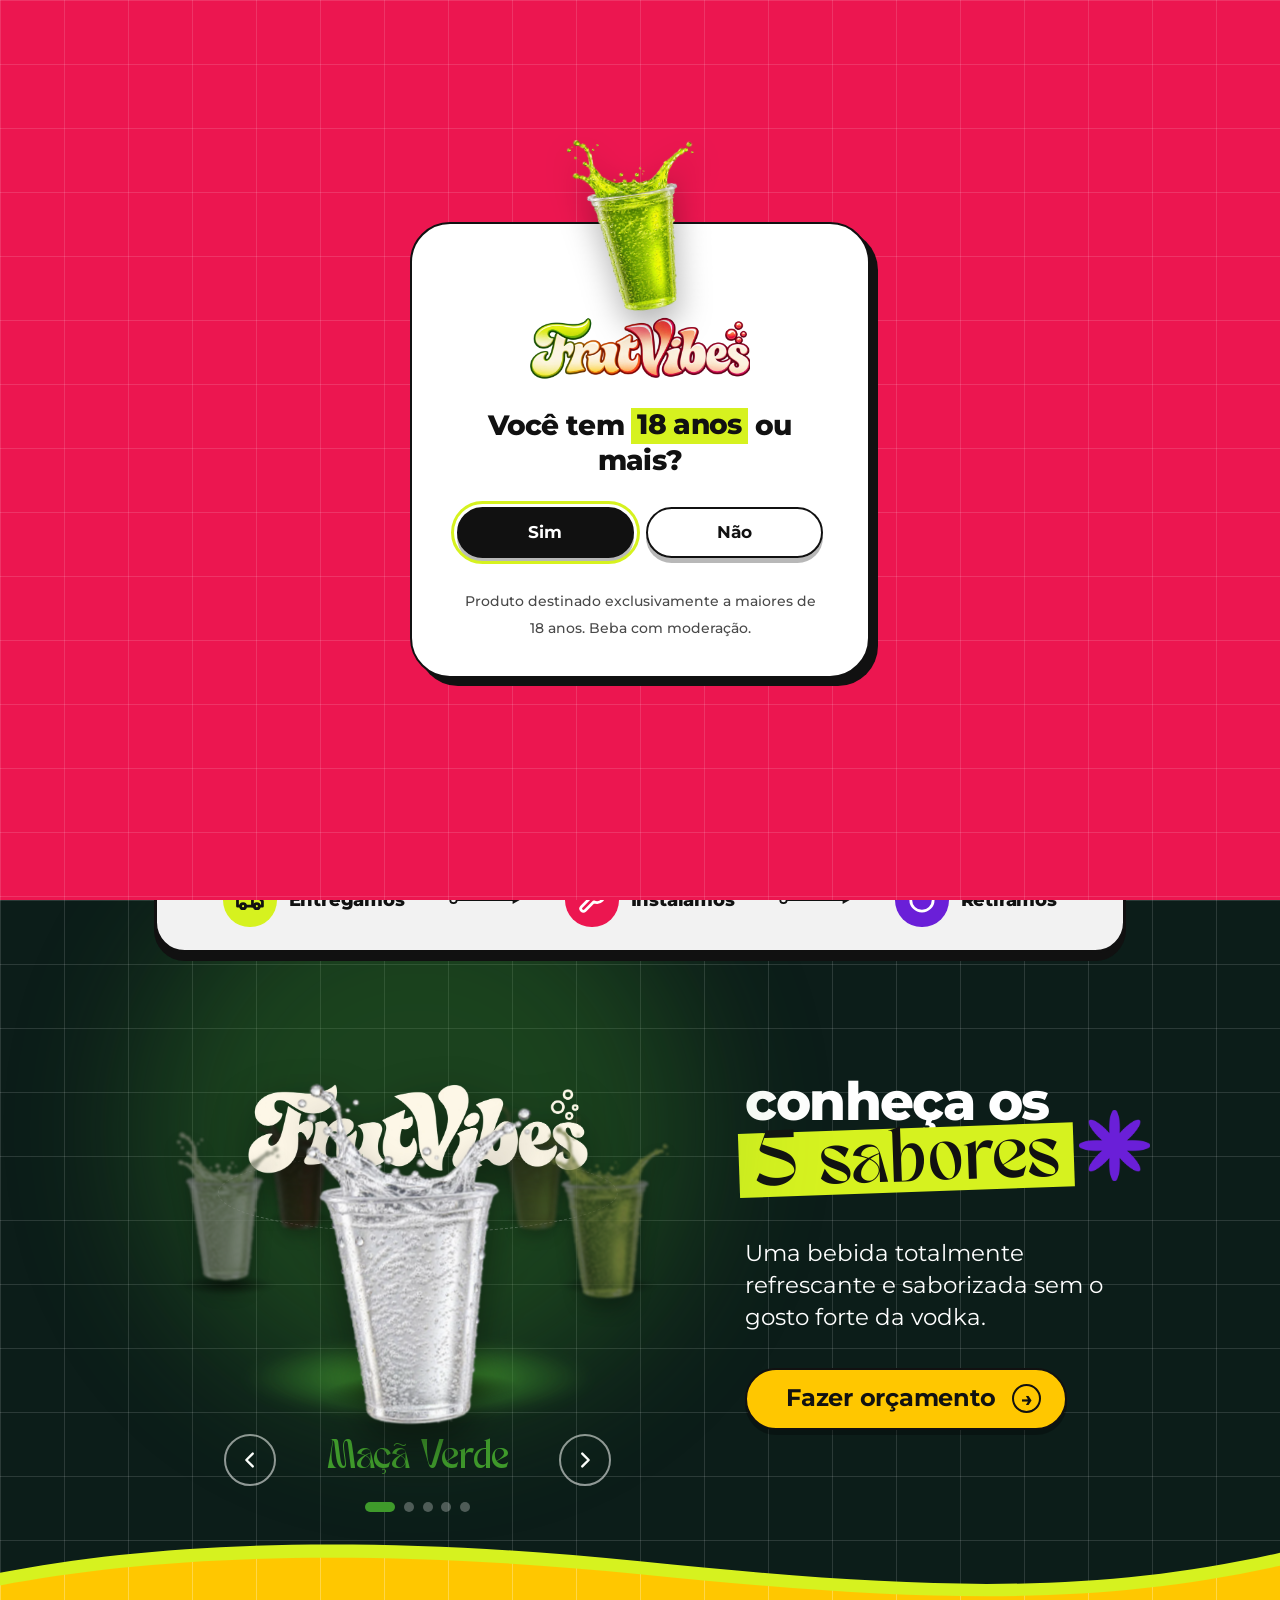
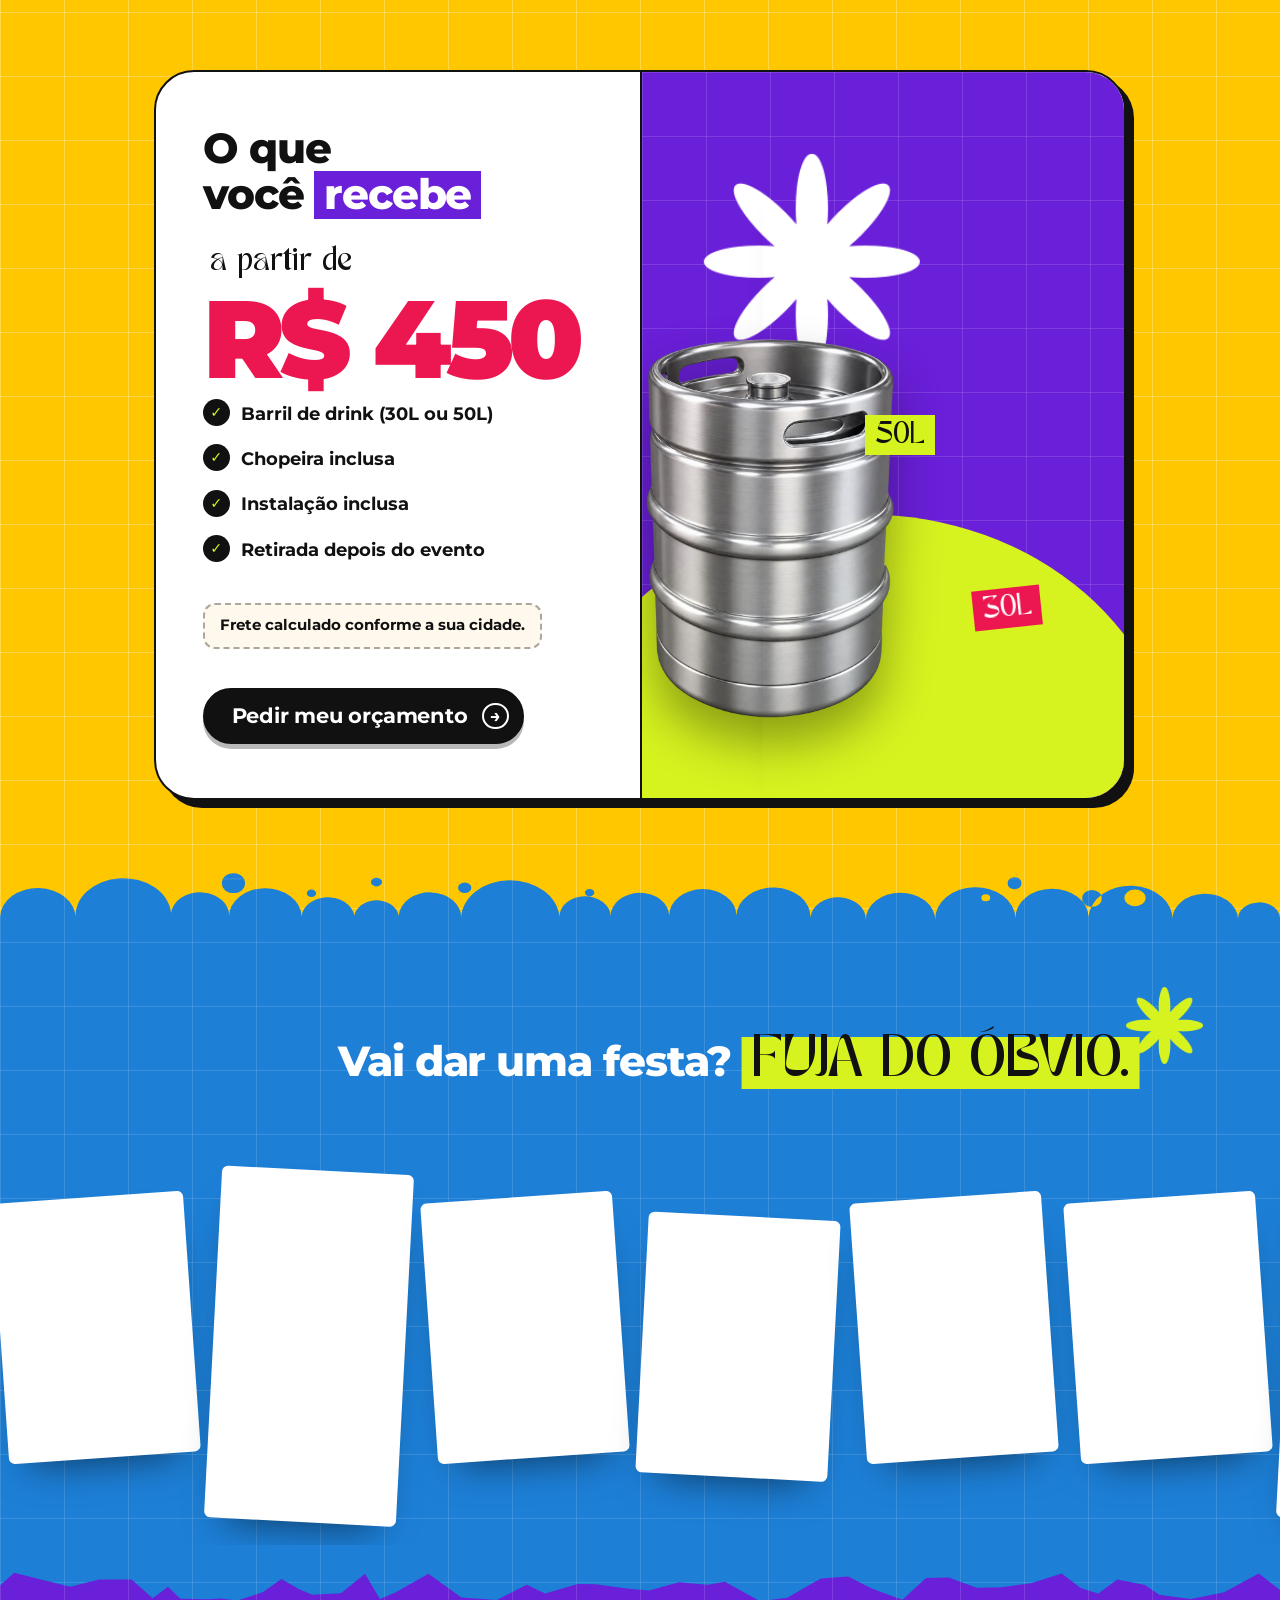
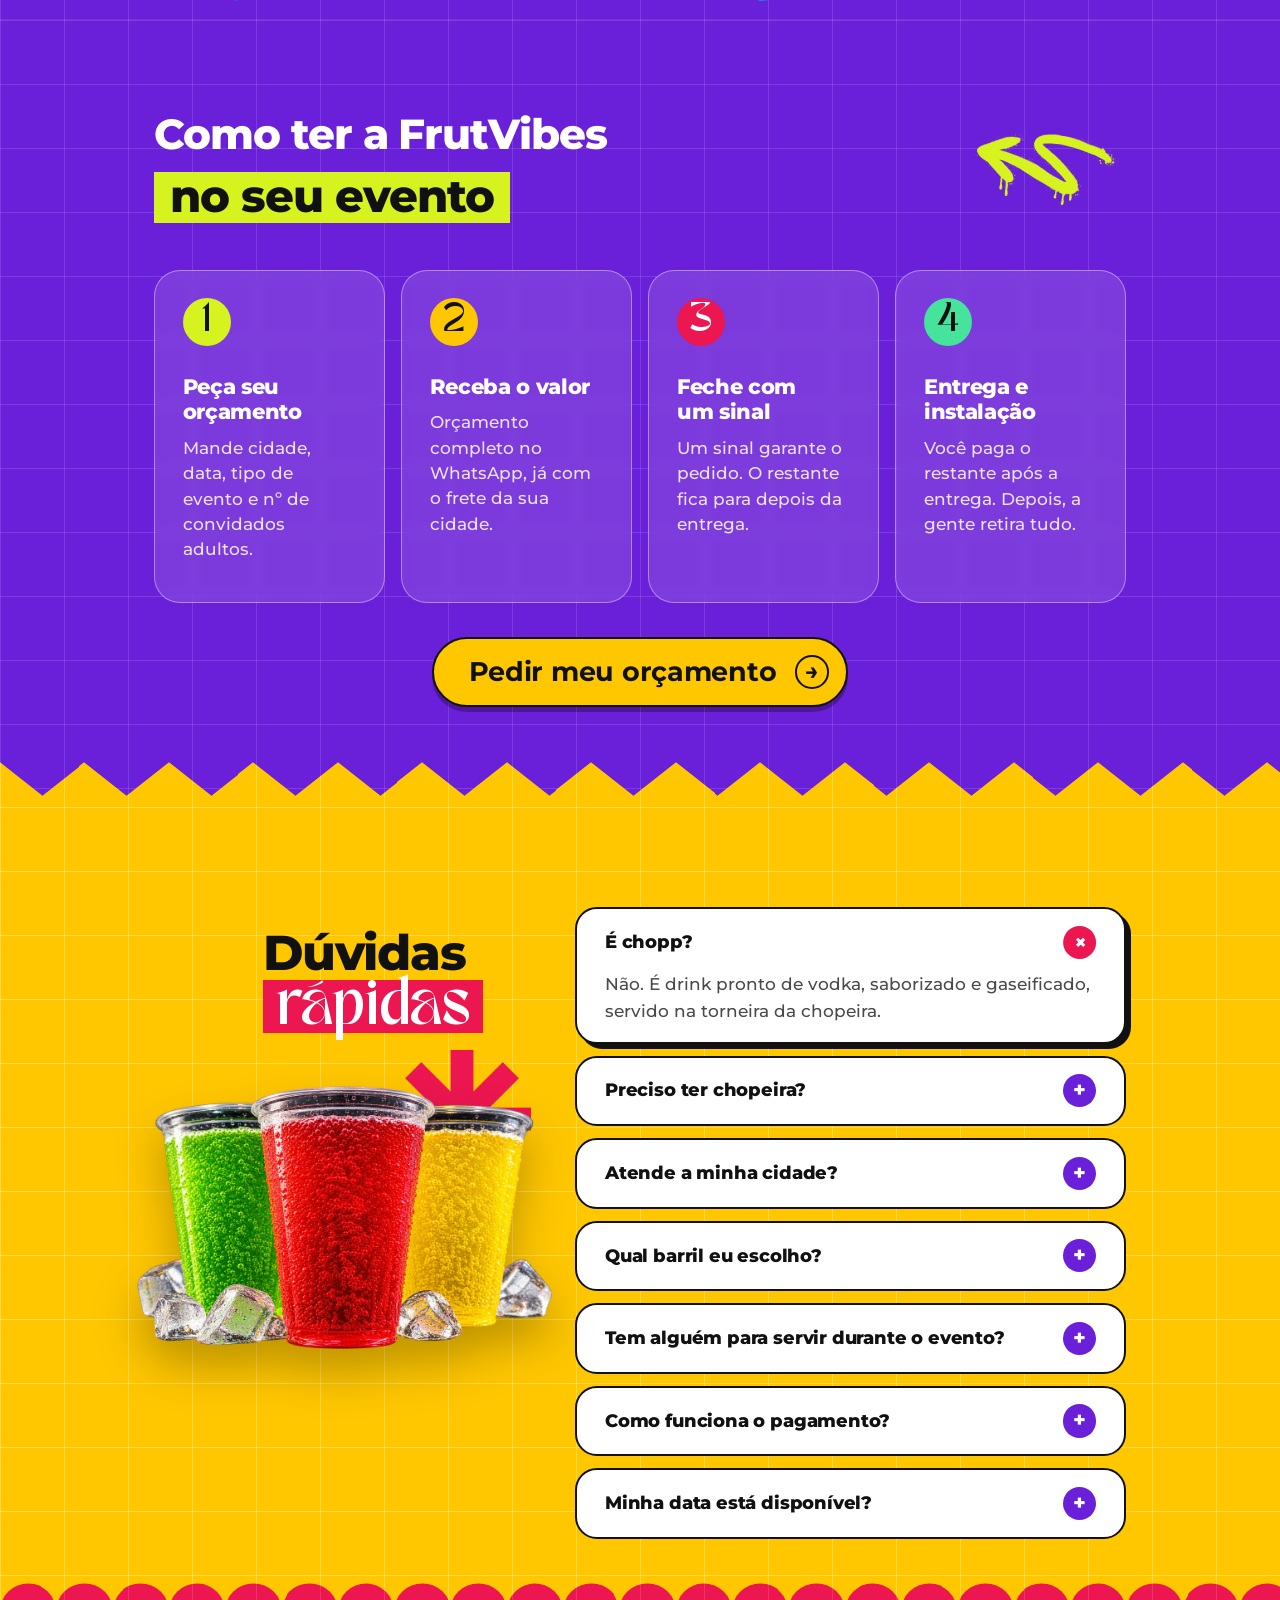
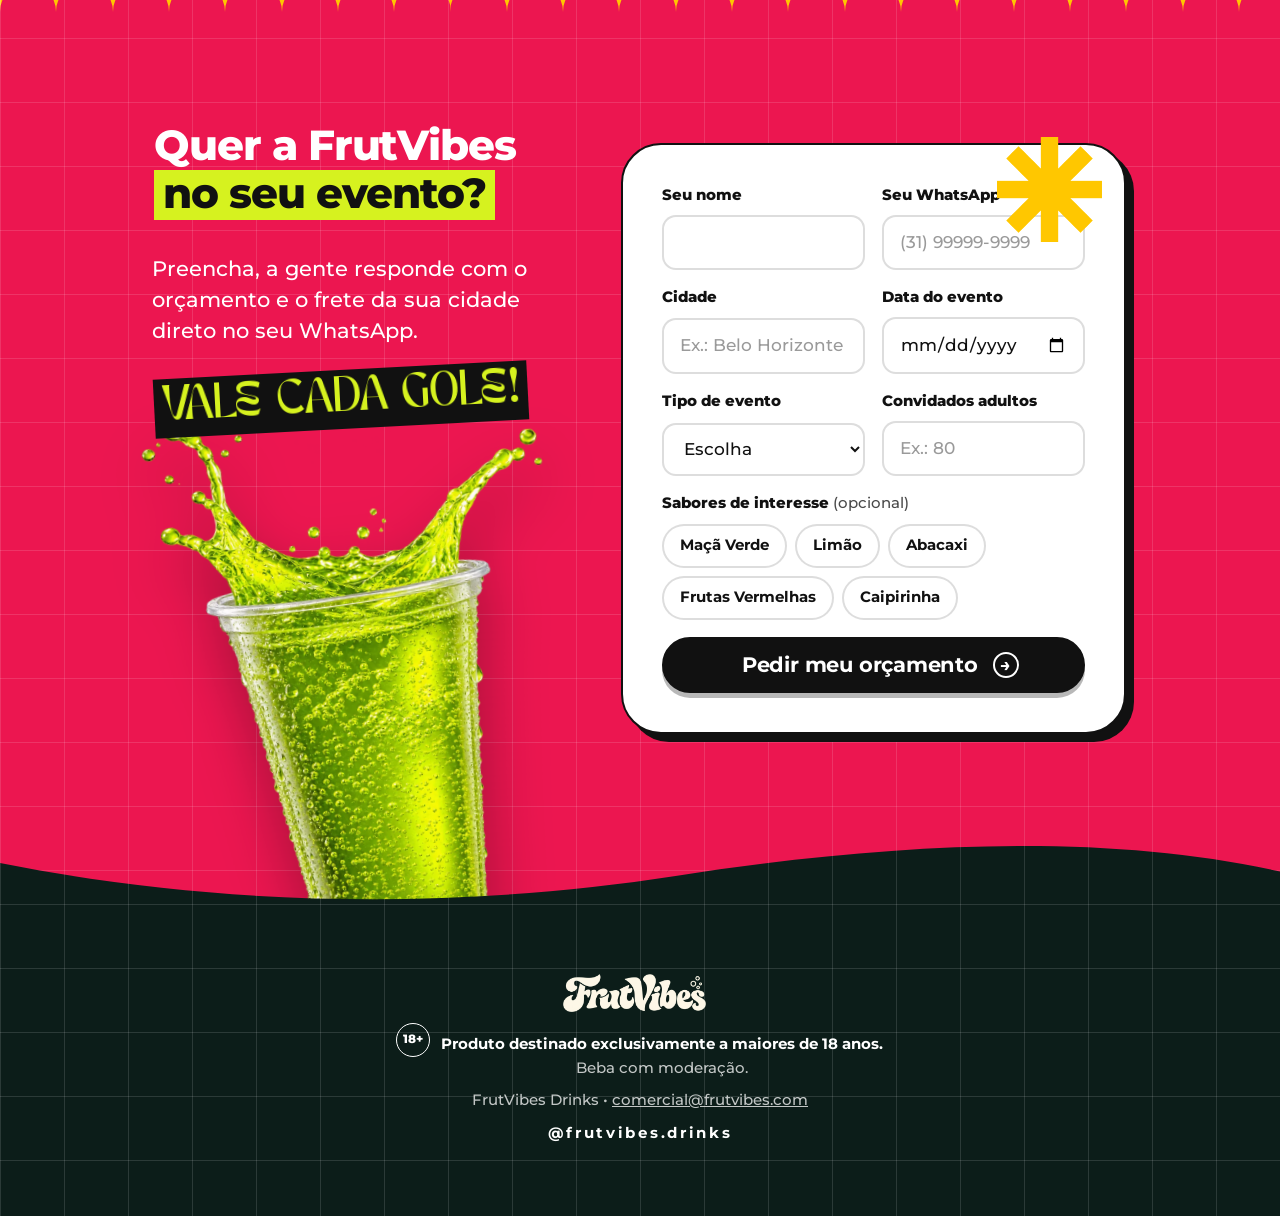
<file: index.html>
<!doctype html>
<html lang="pt-BR">
<head>
<meta charset="utf-8">
<meta name="viewport" content="width=device-width, initial-scale=1">
<title>FrutVibes | Drink de vodka na chopeira para o seu evento em Minas Gerais</title>
<meta name="description" content="Drink de vodka pronto, saborizado e gaseificado, servido na torneira da chopeira. A gente entrega, instala e retira. A partir de R$ 450. Atendemos toda Minas Gerais.">
<meta name="theme-color" content="#EC1650">
<meta property="og:type" content="website">
<meta property="og:locale" content="pt_BR">
<meta property="og:title" content="Drink de vodka na chopeira para o seu evento | FrutVibes">
<meta property="og:description" content="A gente entrega, instala e retira. Barril de 30L ou 50L com chopeira inclusa, a partir de R$ 450. Toda Minas Gerais.">
<meta property="og:image" content="assets/img/chopeira-splash-verde.webp">
<link rel="icon" href="favicon.ico" sizes="48x48">
<link rel="icon" href="assets/img/favicon-96.png" type="image/png" sizes="96x96">
<link rel="preconnect" href="https://fonts.googleapis.com">
<link rel="preconnect" href="https://fonts.gstatic.com" crossorigin>
<link rel="stylesheet" href="https://fonts.googleapis.com/css2?family=Montserrat:wght@400;500;600;700;800;900&display=swap">
<link rel="stylesheet" href="assets/css/lp.css?v=20261113a">
<link rel="preload" as="image" href="assets/img/copo-splash-limao.webp" fetchpriority="high">
<script>document.documentElement.classList.add('js')</script>
</head>
<body>
<!--
  Página pronta para o editor visual (/editor-lp):
  - toda parte editável tem um nome único em data-lp-id (texto, trecho com outra fonte, imagem, botão, enfeite, efeito);
  - cada seção tem o fundo separado: [seção]-fundo (cor + quadriculado) e, dentro dele, [seção]-bolhas (efeito gaseificado);
    clique no espaço vazio da seção para escolher as bolhas; Esc sobe para o fundo;
  - animações de entrada em data-lp-anim (subir, descer, esquerda, direita, zoom, aparecer).
-->

<svg data-lp-id="simbolos" width="0" height="0" style="position:absolute" aria-hidden="true">
  <defs>
    <symbol id="i-brilho" viewBox="0 0 40 40"><path fill="currentColor" d="M20 0c1.6 10.4 9.6 18.4 20 20-10.4 1.6-18.4 9.6-20 20-1.6-10.4-9.6-18.4-20-20C10.4 18.4 18.4 10.4 20 0z"/></symbol>
    <symbol id="i-enviar" viewBox="0 0 24 24"><g fill="none" stroke="currentColor" stroke-width="2" stroke-linecap="round" stroke-linejoin="round"><path d="M22 2 11 13"/><path d="M22 2 15 22l-4-9-9-4z"/></g></symbol>
    <symbol id="i-entrega" viewBox="0 0 24 24"><g fill="none" stroke="currentColor" stroke-width="2.2" stroke-linecap="round" stroke-linejoin="round"><path d="M4.5 17H2V5h12v12"/><path d="M8.5 17h7"/><path d="M14 9h4l4 4v4h-2.5"/><circle cx="6.5" cy="17" r="2"/><circle cx="17.5" cy="17" r="2"/></g></symbol>
    <symbol id="i-instala" viewBox="0 0 24 24"><g fill="none" stroke="currentColor" stroke-width="2.2" stroke-linecap="round" stroke-linejoin="round"><path d="M14.7 6.3a1 1 0 0 0 0 1.4l1.6 1.6a1 1 0 0 0 1.4 0l3.77-3.77a6 6 0 0 1-7.94 7.94l-6.91 6.91a2.12 2.12 0 0 1-3-3l6.91-6.91a6 6 0 0 1 7.94-7.94l-3.76 3.76z"/></g></symbol>
    <symbol id="i-retira" viewBox="0 0 24 24"><g fill="none" stroke="currentColor" stroke-width="2.2" stroke-linecap="round" stroke-linejoin="round"><path d="M3 12a9 9 0 1 0 9-9 9.75 9.75 0 0 0-6.74 2.74L3 8"/><path d="M3 3v5h5"/></g></symbol>
    <symbol id="i-seta" viewBox="0 0 80 12"><circle cx="5" cy="6" r="3.6" fill="none" stroke="currentColor" stroke-width="2"/><path d="M9 6h64" stroke="currentColor" stroke-width="2"/><path d="M71 1.5L79 6l-8 4.5z" fill="currentColor"/></symbol>
  </defs>
</svg>

<!-- ENTRADA DO SITE -->
<div class="idade" id="idade" data-lp-id="idade" role="dialog" aria-modal="true" aria-labelledby="idade-titulo" hidden>
  <div class="idade__caixa" data-lp-id="idade-caixa">
    <img class="idade__copo" data-lp-id="idade-copo" src="assets/img/splash-verde.webp" width="995" height="1420" alt="">
    <picture data-lp-id="idade-logo-imagem">
      <source media="(max-width: 768px)" srcset="assets/img/logo-preta.webp" width="1000" height="263">
      <img class="idade__logo" data-lp-id="idade-logo" src="assets/img/logo-tropical.webp" width="720" height="240" alt="FrutVibes">
    </picture>
    <p class="idade__titulo" id="idade-titulo" data-lp-id="idade-titulo"><span>Você tem</span> <span class="marca">18 anos<span class="marca__forma" data-lp-forma data-lp-id="idade-titulo-forma" aria-hidden="true"></span></span> <span>ou mais?</span></p>
    <div class="idade__acoes">
      <button class="btn" type="button" data-idade="sim" data-lp-id="idade-sim">Sim</button>
      <button class="btn btn--linha" type="button" data-idade="nao" data-lp-id="idade-nao">Não</button>
    </div>
    <p class="idade__nao" data-lp-id="idade-recusa" hidden>Este site é destinado exclusivamente a maiores de 18 anos.</p>
    <small data-lp-id="idade-aviso">Produto destinado exclusivamente a maiores de 18 anos. Beba com moderação.</small>
  </div>
</div>

<header class="topo" data-lp-id="topo">
  <nav class="wrap topo__in" data-lp-id="topo-barra" aria-label="Topo">
    <a class="topo__logo" href="#topo" aria-label="FrutVibes"><img data-lp-id="topo-logo" src="assets/img/logo-creme.webp" width="1000" height="263" alt="FrutVibes"></a>
    <a class="btn btn--sm btn--lima" data-lp-id="topo-botao" href="#orcamento">Pedir orçamento<span class="btn__seta" data-lp-forma data-lp-id="topo-botao-seta" aria-hidden="true">→</span></a>
  </nav>
</header>

<main id="topo">

  <!-- HERO -->
  <section class="hero" data-lp-id="hero">
    <div class="fundo fundo--rosa" data-lp-id="hero-fundo" aria-hidden="true"><div class="gas" data-lp-id="hero-bolhas"></div></div>
    <div class="wrap hero__grid">
      <div class="hero__texto">
        <h1 data-lp-id="hero-titulo"><span class="hero__marca serif">Drink de vodka<span class="marca__forma" data-lp-forma data-lp-id="hero-titulo-forma" aria-hidden="true"></span></span> <span>na chopeira para o seu evento.</span></h1>
        <p class="hero__lead" data-lp-id="hero-texto">Uma bebida saborizada, gaseificada, com 5 sabores e pronta para servir direto da chopeira.</p>
        <a class="btn btn--g" data-lp-id="hero-botao" href="#orcamento">Pedir orçamento<span class="btn__seta" data-lp-forma data-lp-id="hero-botao-seta" aria-hidden="true">→</span></a>
      </div>
      <div class="hero__copos" data-lp-id="hero-copos" aria-hidden="true">
        <span class="hero__sombra" data-lp-id="hero-sombra"></span>
        <span class="deco memphis memphis--asterisco hero__asterisco gira" data-lp-id="hero-asterisco"></span>
        <svg class="deco hero__brilho hero__brilho--1" data-lp-id="hero-brilho-1"><use href="#i-brilho"/></svg>
        <svg class="deco hero__brilho hero__brilho--2" data-lp-id="hero-brilho-2"><use href="#i-brilho"/></svg>
        <img class="hero__copo hero__copo--e" data-lp-id="hero-copo-vermelho" src="assets/img/copo-splash-frutas-vermelhas.webp" width="619" height="900" alt="">
        <img class="hero__copo hero__copo--d" data-lp-id="hero-copo-amarelo" src="assets/img/copo-splash-abacaxi.webp" width="614" height="900" alt="">
        <span class="hero__frente" data-lp-id="hero-copo-verde-flutua"><img class="hero__copo hero__copo--c" data-lp-id="hero-copo-verde" src="assets/img/copo-splash-limao.webp" width="619" height="900" alt="" fetchpriority="high"></span>
        <span class="selo hero__selo" data-lp-id="hero-selo">
          <svg data-lp-id="hero-selo-desenho" viewBox="0 0 120 120">
            <defs>
              <filter id="gasto" x="0" y="0" width="100%" height="100%">
                <feTurbulence type="fractalNoise" baseFrequency="1.4" numOctaves="1" seed="4" result="ruido"/>
                <feColorMatrix in="ruido" type="matrix" values="0 0 0 0 0  0 0 0 0 0  0 0 0 0 0  0 0 0 -9 6.4" result="buracos"/>
                <feComposite in="SourceGraphic" in2="buracos" operator="in"/>
              </filter>
            </defs>
            <g filter="url(#gasto)">
              <circle cx="60" cy="60" r="55" fill="none" stroke="#fff" stroke-width="4.5"/>
              <circle cx="60" cy="60" r="47" fill="none" stroke="#fff" stroke-width="1.6"/>
              <rect x="1" y="47.5" width="118" height="25" rx="2" fill="#fff"/>
              <text x="60" y="65" text-anchor="middle" font-family="Montserrat, sans-serif" font-weight="900" font-size="13" textLength="96" lengthAdjust="spacingAndGlyphs" fill="#EC1650">GASEIFICADA</text>
              <path fill="#fff" d="M60 25l2.2 4.6 5 .6-3.7 3.4 1 5-4.5-2.5-4.5 2.5 1-5-3.7-3.4 5-.6zM41 31l1.3 2.7 3 .4-2.2 2 .6 3-2.7-1.5-2.7 1.5.6-3-2.2-2 3-.4zM79 31l1.3 2.7 3 .4-2.2 2 .6 3-2.7-1.5-2.7 1.5.6-3-2.2-2 3-.4z"/>
              <path d="M38 84h44M45 91h30" stroke="#fff" stroke-width="2.6" stroke-linecap="round"/>
            </g>
          </svg>
        </span>
      </div>
    </div>
  </section>

  <!-- ENTREGAMOS / INSTALAMOS / RETIRAMOS -->
  <ol class="etapas wrap" data-lp-id="etapas" aria-label="Como funciona">
    <li data-lp-id="etapa-1"><span data-lp-forma class="etapas__bola etapas__bola--lima" data-lp-id="etapa-1-bola"><svg class="etapas__icone" data-lp-forma data-lp-id="etapa-1-icone" viewBox="0 0 24 24" aria-hidden="true"><use href="#i-entrega"/></svg></span><span>Entregamos</span></li>
    <li class="etapas__seta" data-lp-id="etapa-seta-1" aria-hidden="true"><svg data-lp-id="etapa-seta-1-desenho" viewBox="0 0 80 12"><use href="#i-seta"/></svg></li>
    <li data-lp-id="etapa-2"><span data-lp-forma class="etapas__bola etapas__bola--rosa" data-lp-id="etapa-2-bola"><svg class="etapas__icone" data-lp-forma data-lp-id="etapa-2-icone" viewBox="0 0 24 24" aria-hidden="true"><use href="#i-instala"/></svg></span><span>Instalamos</span></li>
    <li class="etapas__seta" data-lp-id="etapa-seta-2" aria-hidden="true"><svg data-lp-id="etapa-seta-2-desenho" viewBox="0 0 80 12"><use href="#i-seta"/></svg></li>
    <li data-lp-id="etapa-3"><span data-lp-forma class="etapas__bola etapas__bola--roxo" data-lp-id="etapa-3-bola"><svg class="etapas__icone" data-lp-forma data-lp-id="etapa-3-icone" viewBox="0 0 24 24" aria-hidden="true"><use href="#i-retira"/></svg></span><span>Retiramos</span></li>
  </ol>

  <!-- OS 5 SABORES -->
  <section class="secao secao--escura secao--sabores" data-lp-id="sabores" aria-labelledby="t-sabores">
    <div class="fundo fundo--escuro" data-lp-id="sabores-fundo" aria-hidden="true"><div class="gas" data-lp-id="sabores-bolhas"></div></div>
    <div class="divisao divisao--onda divisao--lima divisao--liso divisao--atras" data-lp-id="sabores-divisao-faixa" aria-hidden="true"></div>
    <div class="divisao divisao--onda divisao--amarelo divisao--forte" data-lp-id="sabores-divisao-onda" aria-hidden="true"></div>
    <div class="wrap sabores-split">
      <span class="deco memphis memphis--flor gira sabores__flor" data-lp-id="sabores-flor" aria-hidden="true"></span>
      <h2 id="t-sabores" class="sabores-split__titulo" data-lp-id="sabores-titulo" data-lp-anim="subir"><span class="sabores-split__pre">conheça os</span> <span class="serif marca">5 sabores<span class="marca__forma" data-lp-forma data-lp-id="sabores-titulo-forma" aria-hidden="true"></span></span></h2>
      <div class="orbita" data-orbita data-lp-id="sabores-orbita" data-lp-anim="subir">
        <div class="orbita__palco">
          <span class="orbita__brilho" data-lp-id="sabores-orbita-brilho" aria-hidden="true"></span>
          <span class="orbita__anel" data-lp-id="sabores-orbita-anel" aria-hidden="true"></span>
          <span class="orbita__foco" data-lp-id="sabores-orbita-foco" aria-hidden="true"></span>
          <img class="orbita__logo" data-lp-id="sabores-orbita-logo" src="assets/img/logo-creme.webp" width="1000" height="263" alt="" aria-hidden="true" loading="lazy" decoding="async">
          <ul class="sabores">
            <li data-lp-id="sabor-1" style="--c:#3F9A2B"><span class="sabores__img"><span class="sabores__base" data-lp-id="sabor-1-base" aria-hidden="true"></span><img data-lp-id="sabor-1-foto" src="assets/img/copo-splash-soda.webp" width="614" height="900" alt="Copo de FrutVibes Maçã Verde" loading="lazy" decoding="async"></span><h3 data-lp-id="sabor-1-nome">Maçã Verde</h3></li>
            <li data-lp-id="sabor-2" style="--c:#B4D236"><span class="sabores__img"><span class="sabores__base" data-lp-id="sabor-2-base" aria-hidden="true"></span><img data-lp-id="sabor-2-foto" src="assets/img/copo-splash-limao.webp" width="619" height="900" alt="Copo de FrutVibes Limão" loading="lazy" decoding="async"></span><h3 data-lp-id="sabor-2-nome">Limão</h3></li>
            <li data-lp-id="sabor-3" style="--c:#FFC700"><span class="sabores__img"><span class="sabores__base" data-lp-id="sabor-3-base" aria-hidden="true"></span><img data-lp-id="sabor-3-foto" src="assets/img/copo-splash-abacaxi.webp" width="614" height="900" alt="Copo de FrutVibes Abacaxi" loading="lazy" decoding="async"></span><h3 data-lp-id="sabor-3-nome">Abacaxi</h3></li>
            <li data-lp-id="sabor-4" style="--c:#EC1650"><span class="sabores__img"><span class="sabores__base" data-lp-id="sabor-4-base" aria-hidden="true"></span><img data-lp-id="sabor-4-foto" src="assets/img/copo-splash-frutas-vermelhas.webp" width="619" height="900" alt="Copo de FrutVibes Frutas Vermelhas" loading="lazy" decoding="async"></span><h3 data-lp-id="sabor-4-nome">Frutas Vermelhas</h3></li>
            <li data-lp-id="sabor-5" style="--c:#45E39B"><span class="sabores__img"><span class="sabores__base" data-lp-id="sabor-5-base" aria-hidden="true"></span><img data-lp-id="sabor-5-foto" src="assets/img/copo-splash-maca-coroado.webp" width="720" height="900" alt="Copo de FrutVibes Caipirinha" loading="lazy" decoding="async"></span><h3 data-lp-id="sabor-5-nome">Caipirinha</h3></li>
          </ul>
        </div>
        <div class="orbita__controle">
          <button class="orbita__btn" type="button" data-passo="-1" data-lp-id="sabores-orbita-anterior" aria-label="Sabor anterior"><svg data-lp-id="sabores-orbita-anterior-icone" viewBox="0 0 24 24" aria-hidden="true"><path d="M15 5l-7 7 7 7"/></svg></button>
          <p class="orbita__nome serif" data-lp-id="sabores-orbita-nome" aria-hidden="true">Maçã Verde</p>
          <button class="orbita__btn" type="button" data-passo="1" data-lp-id="sabores-orbita-proximo" aria-label="Próximo sabor"><svg data-lp-id="sabores-orbita-proximo-icone" viewBox="0 0 24 24" aria-hidden="true"><path d="M9 5l7 7-7 7"/></svg></button>
        </div>
        <div class="orbita__pontos" data-lp-id="sabores-orbita-pontos" role="group" aria-label="Escolher sabor"></div>
      </div>
      <div class="sabores-split__texto" data-lp-id="sabores-texto-bloco" data-lp-anim="subir">
        <p data-lp-id="sabores-texto">Uma bebida totalmente refrescante e saborizada sem o gosto forte da vodka.</p>
        <a class="btn btn--g btn--amarelo" data-lp-id="sabores-botao" href="#orcamento">Fazer orçamento<span class="btn__seta" data-lp-forma data-lp-id="sabores-botao-seta" aria-hidden="true">→</span></a>
      </div>
    </div>
  </section>

  <!-- O QUE VOCÊ RECEBE -->
  <section class="secao secao--amarelo" id="oferta" data-lp-id="oferta" aria-labelledby="t-oferta">
    <div class="fundo fundo--amarelo fundo--forte" data-lp-id="oferta-fundo" aria-hidden="true"><div class="gas" data-lp-id="oferta-bolhas"></div></div>
    <div class="divisao divisao--bolhas divisao--azul" data-lp-id="oferta-divisao-bolhas" aria-hidden="true"></div>
    <div class="wrap">
      <div class="oferta" data-lp-id="oferta-cartao" data-lp-anim="subir">
        <div class="oferta__texto">
          <h2 id="t-oferta" data-lp-id="oferta-titulo"><span>O que você</span> <span class="marca marca--roxo">recebe<span class="marca__forma marca__forma--roxo" data-lp-forma data-lp-id="oferta-titulo-forma" aria-hidden="true"></span></span></h2>
          <p class="preco" data-lp-id="oferta-preco"><small class="serif">a partir de</small><strong>R$ 450</strong></p>
          <ul class="checks" data-lp-id="oferta-lista">
            <li data-lp-id="oferta-item-1"><span class="checks__icone" data-lp-forma data-lp-id="oferta-item-1-icone" aria-hidden="true">✓</span><span>Barril de drink (30L ou 50L)</span></li>
            <li data-lp-id="oferta-item-2"><span class="checks__icone" data-lp-forma data-lp-id="oferta-item-2-icone" aria-hidden="true">✓</span><span>Chopeira inclusa</span></li>
            <li data-lp-id="oferta-item-3"><span class="checks__icone" data-lp-forma data-lp-id="oferta-item-3-icone" aria-hidden="true">✓</span><span>Instalação inclusa</span></li>
            <li data-lp-id="oferta-item-4"><span class="checks__icone" data-lp-forma data-lp-id="oferta-item-4-icone" aria-hidden="true">✓</span><span>Retirada depois do evento</span></li>
          </ul>
          <p class="oferta__frete" data-lp-id="oferta-frete">Frete calculado conforme a sua cidade.</p>
          <a class="btn btn--g" data-lp-id="oferta-botao" href="#orcamento">Pedir meu orçamento<span class="btn__seta" data-lp-forma data-lp-id="oferta-botao-seta" aria-hidden="true">→</span></a>
        </div>
        <div class="oferta__produtos" data-lp-id="oferta-produtos" aria-hidden="true">
          <div class="fundo fundo--roxo" data-lp-id="oferta-produtos-fundo"></div>
          <span class="oferta__circulo" data-lp-id="oferta-produtos-circulo"></span>
          <span class="deco memphis memphis--flor gira oferta__asterisco" data-lp-id="oferta-flor"></span>
          <img class="oferta__chopeira" data-lp-id="oferta-chopeira" src="assets/img/chopeira-eletrica.webp" width="722" height="1193" alt="" loading="lazy" decoding="async">
          <img class="oferta__barril oferta__barril--50" data-lp-id="oferta-barril-50" src="assets/img/barril-50l.webp" width="747" height="1140" alt="" loading="lazy" decoding="async">
          <img class="oferta__barril oferta__barril--30" data-lp-id="oferta-barril-30" src="assets/img/barril-30l.webp" width="938" height="1188" alt="" loading="lazy" decoding="async">
          <span class="etiqueta etiqueta--50 serif" data-lp-id="oferta-etiqueta-50">50L</span>
          <span class="etiqueta etiqueta--30 serif" data-lp-id="oferta-etiqueta-30">30L</span>
        </div>
      </div>
    </div>
  </section>

  <!-- FOTOS -->
  <section class="polaroids" data-lp-id="fotos" aria-label="FrutVibes em festas">
    <div class="fundo fundo--azul" data-lp-id="fotos-fundo" aria-hidden="true"><div class="gas" data-lp-id="fotos-bolhas"></div></div>
    <div class="divisao divisao--rasgado divisao--roxo" data-lp-id="fotos-divisao-rasgado" aria-hidden="true"></div>
    <span class="deco memphis memphis--flor gira polaroids__asterisco" data-lp-id="fotos-flor" aria-hidden="true"></span>
    <p class="polaroids__titulo" data-lp-id="fotos-titulo" data-lp-anim="subir"><span>Vai dar uma festa?</span> <span class="serif marca">Fuja do óbvio.<span class="marca__forma" data-lp-forma data-lp-id="fotos-titulo-forma" aria-hidden="true"></span></span></p>
    <div class="polaroids__fila" data-lp-id="fotos-fila" aria-hidden="true">
      <div class="polaroids__trilho" data-lp-id="fotos-trilho">
        <figure class="polaroid--esq" data-lp-id="foto-1-moldura"><img data-lp-id="foto-1" src="assets/img/brinde-verde-800.webp" width="800" height="1000" alt="" loading="lazy" decoding="async"></figure>
        <figure class="polaroid--dir" data-lp-id="foto-2-moldura"><img data-lp-id="foto-2" src="assets/img/praia-amigos-800.webp" width="800" height="1421" alt="" loading="lazy" decoding="async"></figure>
        <figure class="polaroid--esq" data-lp-id="foto-3-moldura"><img data-lp-id="foto-3" src="assets/img/festival-800.webp" width="800" height="1000" alt="" loading="lazy" decoding="async"></figure>
        <figure class="polaroid--dir" data-lp-id="foto-4-moldura"><img data-lp-id="foto-4" src="assets/img/festa-vermelho-800.webp" width="800" height="1000" alt="" loading="lazy" decoding="async"></figure>
        <figure class="polaroid--esq" data-lp-id="foto-5-moldura"><img data-lp-id="foto-5" src="assets/img/praia-limao-800.webp" width="800" height="1000" alt="" loading="lazy" decoding="async"></figure>
      </div>
    </div>
  </section>

  <!-- COMO FUNCIONA -->
  <section class="secao secao--roxo" data-lp-id="como" aria-labelledby="t-como">
    <div class="fundo fundo--roxo" data-lp-id="como-fundo" aria-hidden="true"><div class="gas" data-lp-id="como-bolhas"></div></div>
    <div class="divisao divisao--zigue divisao--amarelo divisao--forte" data-lp-id="como-divisao-zigue" aria-hidden="true"></div>
    <div class="wrap">
      <div class="como__topo" data-lp-id="como-topo" data-lp-anim="subir">
        <h2 id="t-como" data-lp-id="como-titulo"><span>Como ter a FrutVibes</span> <span class="marca">no seu evento<span class="marca__forma" data-lp-forma data-lp-id="como-titulo-forma" aria-hidden="true"></span></span></h2>
        <span class="deco memphis memphis--seta como__rabisco" data-lp-id="como-seta" aria-hidden="true"></span>
      </div>
      <ol class="passos" data-lp-id="passos">
        <li data-lp-id="passo-1" data-lp-anim="subir"><span class="passos__num" data-lp-id="passo-1-numero" aria-hidden="true">1</span><h3 data-lp-id="passo-1-titulo">Peça seu orçamento</h3><p data-lp-id="passo-1-texto">Mande cidade, data, tipo de evento e nº de convidados adultos.</p></li>
        <li data-lp-id="passo-2" data-lp-anim="subir"><span class="passos__num" data-lp-id="passo-2-numero" aria-hidden="true">2</span><h3 data-lp-id="passo-2-titulo">Receba o valor</h3><p data-lp-id="passo-2-texto">Orçamento completo no WhatsApp, já com o frete da sua cidade.</p></li>
        <li data-lp-id="passo-3" data-lp-anim="subir"><span class="passos__num" data-lp-id="passo-3-numero" aria-hidden="true">3</span><h3 data-lp-id="passo-3-titulo">Feche com um sinal</h3><p data-lp-id="passo-3-texto">Um sinal garante o pedido. O restante fica para depois da entrega.</p></li>
        <li data-lp-id="passo-4" data-lp-anim="subir"><span class="passos__num" data-lp-id="passo-4-numero" aria-hidden="true">4</span><h3 data-lp-id="passo-4-titulo">Entrega e instalação</h3><p data-lp-id="passo-4-texto">Você paga o restante após a entrega. Depois, a gente retira tudo.</p></li>
      </ol>
      <a class="btn btn--g btn--amarelo cta--centro" data-lp-id="como-botao" data-lp-anim="subir" href="#orcamento">Pedir meu orçamento<span class="btn__seta" data-lp-forma data-lp-id="como-botao-seta" aria-hidden="true">→</span></a>
    </div>
  </section>

  <!-- DÚVIDAS RÁPIDAS -->
  <section class="secao secao--amarelo" data-lp-id="faq" aria-labelledby="t-faq">
    <div class="fundo fundo--amarelo fundo--forte" data-lp-id="faq-fundo" aria-hidden="true"><div class="gas" data-lp-id="faq-bolhas"></div></div>
    <div class="divisao divisao--escalope divisao--rosa" data-lp-id="faq-divisao-escalope" aria-hidden="true"></div>
    <div class="wrap faq-grid">
      <div class="faq-grid__topo" data-lp-id="faq-topo" data-lp-anim="subir">
        <h2 id="t-faq" class="faq__titulo" data-lp-id="faq-titulo"><span>Dúvidas</span><span class="serif marca marca--rosa">rápidas<span class="marca__forma marca__forma--rosa" data-lp-forma data-lp-id="faq-titulo-forma" aria-hidden="true"></span></span></h2>
        <span class="deco memphis memphis--asterisco gira faq__asterisco" data-lp-id="faq-asterisco" aria-hidden="true"></span>
        <img data-lp-id="faq-copos" src="assets/img/trio-copos.webp" width="1000" height="633" alt="" loading="lazy" decoding="async">
      </div>
      <div class="faq" data-lp-id="faq-lista">
        <details data-lp-id="faq-1" open><summary data-lp-id="faq-1-pergunta"><span>É chopp?</span><span class="faq__icone" data-lp-forma data-lp-id="faq-1-icone" aria-hidden="true">+</span></summary><p data-lp-id="faq-1-resposta">Não. É drink pronto de vodka, saborizado e gaseificado, servido na torneira da chopeira.</p></details>
        <details data-lp-id="faq-2"><summary data-lp-id="faq-2-pergunta"><span>Preciso ter chopeira?</span><span class="faq__icone" data-lp-forma data-lp-id="faq-2-icone" aria-hidden="true">+</span></summary><p data-lp-id="faq-2-resposta">Não. A chopeira vai junto e a gente instala.</p></details>
        <details data-lp-id="faq-3"><summary data-lp-id="faq-3-pergunta"><span>Atende a minha cidade?</span><span class="faq__icone" data-lp-forma data-lp-id="faq-3-icone" aria-hidden="true">+</span></summary><p data-lp-id="faq-3-resposta">Saímos de BH e atendemos toda Minas Gerais. O frete muda conforme a cidade.</p></details>
        <details data-lp-id="faq-4"><summary data-lp-id="faq-4-pergunta"><span>Qual barril eu escolho?</span><span class="faq__icone" data-lp-forma data-lp-id="faq-4-icone" aria-hidden="true">+</span></summary><p data-lp-id="faq-4-resposta">Conta pra gente quantos convidados adultos vão estar no evento que a gente te ajuda a escolher entre 30L e 50L.</p></details>
        <details data-lp-id="faq-5"><summary data-lp-id="faq-5-pergunta"><span>Tem alguém para servir durante o evento?</span><span class="faq__icone" data-lp-forma data-lp-id="faq-5-icone" aria-hidden="true">+</span></summary><p data-lp-id="faq-5-resposta">O padrão é entregar, instalar e retirar. Para eventos maiores, consulte a disponibilidade de equipe no evento.</p></details>
        <details data-lp-id="faq-6"><summary data-lp-id="faq-6-pergunta"><span>Como funciona o pagamento?</span><span class="faq__icone" data-lp-forma data-lp-id="faq-6-icone" aria-hidden="true">+</span></summary><p data-lp-id="faq-6-resposta">Um sinal para fechar o pedido. O restante, depois da entrega, no Pix ou no cartão.</p></details>
        <details data-lp-id="faq-7"><summary data-lp-id="faq-7-pergunta"><span>Minha data está disponível?</span><span class="faq__icone" data-lp-forma data-lp-id="faq-7-icone" aria-hidden="true">+</span></summary><p data-lp-id="faq-7-resposta">Manda a data junto com o pedido de orçamento que a gente confirma a disponibilidade.</p></details>
      </div>
    </div>
  </section>

  <!-- CHAMADA FINAL + ORÇAMENTO -->
  <section class="final" id="orcamento" data-lp-id="final" aria-labelledby="t-final">
    <div class="fundo fundo--rosa" data-lp-id="final-fundo" aria-hidden="true"><div class="gas" data-lp-id="final-bolhas"></div></div>
    <div class="divisao divisao--onda-larga divisao--escuro" data-lp-id="final-divisao-onda" aria-hidden="true"></div>
    <span class="deco memphis memphis--asterisco gira final__asterisco" data-lp-id="final-asterisco" aria-hidden="true"></span>
    <div class="wrap final__in">
      <div class="final__texto" data-lp-id="final-texto-bloco" data-lp-anim="subir">
        <h2 id="t-final" data-lp-id="final-titulo"><span>Quer a FrutVibes</span> <span class="marca">no seu evento?<span class="marca__forma" data-lp-forma data-lp-id="final-titulo-forma" aria-hidden="true"></span></span></h2>
        <p class="final__lead" data-lp-id="final-texto">Preencha, a gente responde com o orçamento e o frete da sua cidade direto no seu WhatsApp.</p>
        <p class="final__gole serif" data-lp-id="final-gole">vale cada gole!</p>
        <img class="final__copo" data-lp-id="final-copo" src="assets/img/splash-verde.webp" width="995" height="1420" alt="" loading="lazy" decoding="async">
      </div>
      <form class="form" id="form-orcamento" data-lp-id="formulario" data-lp-anim="subir" novalidate>
        <div class="campo">
          <label for="f-nome" data-lp-id="form-nome-rotulo">Seu nome</label>
          <input id="f-nome" data-lp-id="form-nome-campo" name="nome" type="text" autocomplete="name" required>
        </div>
        <div class="campo">
          <label for="f-whats" data-lp-id="form-whats-rotulo">Seu WhatsApp</label>
          <input id="f-whats" data-lp-id="form-whats-campo" name="whatsapp" type="tel" inputmode="tel" autocomplete="tel-national" placeholder="(31) 99999-9999" maxlength="16" required>
        </div>
        <div class="campo">
          <label for="f-cidade" data-lp-id="form-cidade-rotulo">Cidade</label>
          <input id="f-cidade" data-lp-id="form-cidade-campo" name="cidade" type="text" autocomplete="address-level2" placeholder="Ex.: Belo Horizonte" required>
        </div>
        <div class="campo">
          <label for="f-data" data-lp-id="form-data-rotulo">Data do evento</label>
          <input id="f-data" data-lp-id="form-data-campo" name="data" type="date" required>
        </div>
        <div class="campo">
          <label for="f-tipo" data-lp-id="form-tipo-rotulo">Tipo de evento</label>
          <select id="f-tipo" data-lp-id="form-tipo-campo" name="tipo" required>
            <option value="">Escolha</option>
            <option>Aniversário</option>
            <option>Casamento</option>
            <option>Formatura</option>
            <option>Churrasco</option>
            <option>Festa</option>
            <option>Evento corporativo</option>
            <option>Outro</option>
          </select>
        </div>
        <div class="campo">
          <label for="f-convidados" data-lp-id="form-convidados-rotulo">Convidados adultos</label>
          <input id="f-convidados" data-lp-id="form-convidados-campo" name="convidados" type="number" inputmode="numeric" min="1" placeholder="Ex.: 80" required>
        </div>
        <fieldset class="campo campo--2">
          <legend data-lp-id="form-sabores-rotulo"><span>Sabores de interesse</span> <span class="campo__opcional">(opcional)</span></legend>
          <ul class="opcoes" data-lp-id="form-sabores-opcoes">
            <li data-lp-id="form-sabor-1"><label><input type="checkbox" name="sabores" value="Maçã Verde"><span>Maçã Verde</span></label></li>
            <li data-lp-id="form-sabor-2"><label><input type="checkbox" name="sabores" value="Limão"><span>Limão</span></label></li>
            <li data-lp-id="form-sabor-3"><label><input type="checkbox" name="sabores" value="Abacaxi"><span>Abacaxi</span></label></li>
            <li data-lp-id="form-sabor-4"><label><input type="checkbox" name="sabores" value="Frutas Vermelhas"><span>Frutas Vermelhas</span></label></li>
            <li data-lp-id="form-sabor-5"><label><input type="checkbox" name="sabores" value="Caipirinha"><span>Caipirinha</span></label></li>
          </ul>
        </fieldset>
        <div class="campo campo--2">
          <button class="btn btn--g btn--cheio" data-lp-id="formulario-botao" type="submit">Pedir meu orçamento<span class="btn__seta" data-lp-forma data-lp-id="formulario-botao-seta" aria-hidden="true">→</span></button>
          <p class="form__erro" data-lp-id="formulario-erro" role="alert" hidden>Preencha os campos marcados para a gente montar o seu orçamento.</p>
        </div>
      </form>
    </div>
  </section>

</main>

<footer class="rodape" data-lp-id="rodape">
  <div class="fundo fundo--escuro" data-lp-id="rodape-fundo" aria-hidden="true"><div class="gas" data-lp-id="rodape-bolhas"></div></div>
  <div class="wrap rodape__in">
    <img data-lp-id="rodape-logo" src="assets/img/logo-creme.webp" width="1000" height="263" alt="FrutVibes" loading="lazy">
    <p class="rodape__adulto" data-lp-id="rodape-aviso"><span class="selo18" data-lp-forma data-lp-id="rodape-selo18" aria-hidden="true">18+</span><span class="rodape__adulto-texto"><strong>Produto destinado exclusivamente a maiores de 18 anos.<br></strong>Beba com moderação.</span></p>
    <p data-lp-id="rodape-dados"><span>FrutVibes Drinks</span>&nbsp;• <span data-contato>[CONTATO]</span></p>
    <p data-lp-id="rodape-redes"><a class="rodape__insta" href="https://www.instagram.com/frutvibes.drinks/" target="_blank" rel="noopener">@frutvibes.drinks</a></p>
  </div>
</footer>

<a class="barra-cta btn btn--g" data-lp-id="barra-botao" href="#orcamento">Pedir meu orçamento<span class="btn__seta" data-lp-forma data-lp-id="barra-botao-seta" aria-hidden="true">→</span></a>

<div class="aviso" id="aviso-enviado" data-lp-id="aviso" role="dialog" aria-modal="true" aria-labelledby="aviso-titulo" hidden>
  <div class="aviso__caixa" data-lp-id="aviso-caixa">
    <picture data-lp-id="aviso-imagem">
      <img class="aviso__copo" data-lp-id="aviso-copo" src="assets/img/logo-tropical.webp" width="720" height="240" alt="">
    </picture>
    <p class="aviso__titulo" id="aviso-titulo" data-lp-id="aviso-titulo"><span>Orçamento</span> <span class="marca">recebido!<span class="marca__forma" data-lp-forma data-lp-id="aviso-titulo-forma" aria-hidden="true"></span></span></p>
    <p class="aviso__texto" data-lp-id="aviso-texto">Um membro da nossa equipe vai te chamar no WhatsApp <strong data-aviso-whats>informado</strong> para passar o seu orçamento certinho e combinar a entrega.</p>
    <p class="aviso__dica" data-lp-id="aviso-dica">Fique de olho nas mensagens do seu WhatsApp nos próximos minutos!</p>
    <button class="btn btn--g" type="button" data-aviso-fechar data-lp-id="aviso-botao">Combinado!</button>
  </div>
</div>

<script src="assets/js/lp.js?v=20261113a" defer></script>
</body>
</html>
</file>
<file: assets/css/lp.css>
/* FrutVibes — landing page de eventos (identidade do Instagram) */
@font-face { font-family: 'TAN Meringue'; src: url('../fonts/tan-meringue.ttf') format('truetype'); font-weight: 400; font-style: normal; font-display: swap; }
:root {
  --rosa: #EC1650;
  --amarelo: #FFC700;
  --roxo: #6A1FD8;
  --azul: #1D7FD6;
  --escuro: #0C1D19;
  --escuro-2: #142A24;
  --lima: #D6F21F;
  --menta: #45E39B;
  --creme: #FFF8EC;
  --branco: #FFFFFF;
  --tinta: #111111;
  --tinta-2: #4A4A4A;
  --borda: rgba(17, 17, 17, .14);
  --raio: 26px;
  --raio-g: 40px;
  --sombra: 0 30px 60px -32px rgba(0, 0, 0, .5);
  --serif: 'TAN Meringue', 'Optima', 'Candara', serif;
  --fonte: 'Montserrat', system-ui, -apple-system, 'Segoe UI', Roboto, Arial, sans-serif;
  /* Tudo abaixo é fluido entre 360 px e 1920 px de largura: cresce com a tela e para num limite.
     Medidas de referência em 1366 px (tamanho das referências do layout). */
  --topo: clamp(64px, 2.5rem + 3.4vw, 104px);

  /* Escala de texto */
  --t-xs: clamp(.75rem, .72rem + .1vw, .85rem);
  --t-sm: clamp(.875rem, .84rem + .12vw, 1rem);              /* 15 px  — legendas, rótulos */
  --t-base: clamp(1rem, .96rem + .12vw, 1.125rem);            /* 17 px  — texto corrido */
  --t-md: clamp(1.0625rem, 1rem + .15vw, 1.25rem);            /* 18 px  — texto de destaque, perguntas */
  --t-lg: clamp(1.15rem, 1.06rem + .35vw, 1.55rem);           /* 22 px  — subtítulos, botões grandes */
  --t-lead: clamp(1.1rem, .58rem + 1.08vw, 1.9rem);            /* 24 px  — linha de apoio do topo e dos sabores */
  --t-xl: clamp(1.35rem, 1.2rem + .7vw, 2.1rem);              /* 29 px  — títulos de cartão */
  --t-2xl: clamp(1.85rem, .9rem + 2.17vw, 3.5rem);          /* 44 px  — títulos de seção */
  --t-3xl: clamp(2.1rem, .17rem + 3.6vw, 4.2rem);             /* 52 px  — título principal */
  --t-display: clamp(2.25rem, .43rem + 3.6vw, 4.75rem);         /* 56 px  — "conheça os 5 sabores" */

  /* Escala de espaços */
  --e-1: .5rem;
  --e-2: .75rem;
  --e-3: clamp(.9rem, .84rem + .25vw, 1.25rem);
  --e-4: clamp(1.25rem, 1.08rem + .8vw, 2rem);                /* 28 px */
  --e-5: clamp(1.75rem, 1.48rem + 1.2vw, 2.9rem);             /* 40 px */
  --e-6: clamp(2.25rem, 1.8rem + 2vw, 4rem);                  /* 56 px */
  --secao: clamp(3.75rem, 2.4rem + 4.8vw, 8rem);              /* 104 px */

  /* Largura do conteúdo: margem lateral mínima no celular e respiro crescente no desktop
     (em 1366 px o conteúdo fica com ~1000 px, como nas referências) */
  --gutter: clamp(1.25rem, .9rem + 1.6vw, 2rem);
  --margem: max(var(--gutter), 30vw - 230px);
  --largura: 1240px;
  --sangria: max(var(--margem), (100vw - var(--largura)) / 2);

  /* Faixa Entregamos/Instalamos/Retiramos: metade da altura, para ela ficar centrada na divisa */
  --etapas-bola: clamp(40px, 1.5rem + 2.3vw, 64px);
  --etapas-pv: clamp(.85rem, .5rem + 1.2vw, 1.6rem);
  --etapas-meio: calc(var(--etapas-bola) / 2 + var(--etapas-pv) + 3px);
}

*, *::before, *::after { box-sizing: border-box; }
[hidden] { display: none !important; }
html { -webkit-text-size-adjust: 100%; scroll-behavior: smooth; scroll-padding-top: var(--topo); }
html.trava { overflow: hidden; }
body { margin: 0; font-family: var(--fonte); font-size: var(--t-base); font-weight: 500; line-height: 1.6; color: var(--tinta); background: var(--creme); -webkit-font-smoothing: antialiased; overflow-x: hidden; }
img { max-width: 100%; height: auto; display: block; }
a { color: inherit; }
h1, h2, h3 { margin: 0 0 .5em; font-family: var(--fonte); font-weight: 800; line-height: 1.06; letter-spacing: -.025em; text-wrap: balance; }
h1 { font-size: var(--t-3xl); }
h2 { margin-bottom: .5em; font-size: var(--t-2xl); }
h3 { font-size: var(--t-lg); line-height: 1.2; letter-spacing: -.015em; }
p { margin: 0 0 1em; }
:focus-visible { outline: 3px solid var(--lima); outline-offset: 3px; border-radius: 8px; }
::selection { background: var(--lima); color: var(--tinta); }
.wrap { width: min(var(--largura), 100% - 2 * var(--margem)); margin-inline: auto; position: relative; }

/* Tipografia do feed */
.serif { font-family: var(--serif); font-weight: 400; letter-spacing: 0; text-transform: uppercase; }
/* palavra destacada: o retângulo colorido atrás dela é um elemento próprio (.marca__forma, data-lp-forma) */
.marca { position: relative; z-index: 0; display: inline-block; padding: .02em .22em .06em; color: var(--tinta); }
.marca__forma { position: absolute; inset: 0; z-index: -1; background: var(--lima); }
.marca--roxo { color: var(--branco); }
.marca__forma--roxo { background: var(--roxo); }
.marca--rosa { color: var(--branco); }
.marca__forma--rosa { background: var(--rosa); }
h1 .serif, h2 .serif { font-size: 1em; line-height: 1.12; }

/* Fundo de cada seção: camada separada (.fundo = cor + quadriculado dos posts), atrás do conteúdo.
   Dentro dela fica a camada das bolhinhas (.gas). Trocar a cor ou pôr uma imagem no fundo não mexe em mais nada. */
main > section, .rodape { position: relative; isolation: isolate; }
.fundo { position: absolute; inset: 0; z-index: -1; overflow: hidden; background-image: linear-gradient(rgba(255, 255, 255, .13) 1.5px, transparent 1.5px), linear-gradient(90deg, rgba(255, 255, 255, .13) 1.5px, transparent 1.5px); background-size: 64px 64px; }
.fundo--forte { background-image: linear-gradient(rgba(255, 255, 255, .28) 1.5px, transparent 1.5px), linear-gradient(90deg, rgba(255, 255, 255, .28) 1.5px, transparent 1.5px); }
.fundo--rosa { background-color: var(--rosa); }
.fundo--amarelo { background-color: var(--amarelo); }
.fundo--escuro { background-color: var(--escuro); }
.fundo--roxo { background-color: var(--roxo); }
.fundo--azul { background-color: var(--azul); }

/* Elementos gráficos */
.deco { position: absolute; z-index: 1; pointer-events: none; }
.gira { animation: gira 18s linear infinite; }
/* Elementos Memphis originais: o PNG serve de molde e a cor vem de --cor */
.memphis { display: block; background: var(--cor, var(--menta)); -webkit-mask: var(--img) center / contain no-repeat; mask: var(--img) center / contain no-repeat; }
.memphis--asterisco { --img: url('../img/memphis/asterisco.png'); aspect-ratio: 1; }
.memphis--flor { --img: url('../img/memphis/flor.png'); aspect-ratio: 1; }
.memphis--seta { --img: url('../img/memphis/seta-spray.png'); aspect-ratio: 2 / 1; }
@keyframes gira { to { transform: rotate(360deg); } }

/* Botões */
.btn { display: inline-flex; align-items: center; justify-content: center; gap: .6em; padding: .8em 1.5em; border: 2px solid var(--tinta); border-radius: 999px; background: var(--tinta); color: var(--branco); font: inherit; font-weight: 700; line-height: 1.2; text-decoration: none; cursor: pointer; box-shadow: 0 5px 0 0 rgba(0, 0, 0, .28); transition: transform .15s ease, box-shadow .15s ease; }
.btn:hover { transform: translateY(-2px); box-shadow: 0 7px 0 0 rgba(0, 0, 0, .28); }
.btn:active { transform: translateY(3px); box-shadow: 0 2px 0 0 rgba(0, 0, 0, .28); }
.btn--g { padding: .6em .62em .6em 1.25em; font-size: var(--t-lg); letter-spacing: -.01em; }
/* setinha redonda dos botões: elemento próprio (.btn__seta, data-lp-forma) */
.btn__seta { flex: none; display: grid; place-items: center; width: 1.45em; height: 1.45em; margin-left: .1em; border: 2px solid currentColor; border-radius: 50%; font-size: .85em; transition: transform .2s ease; }
.btn--g:hover .btn__seta { transform: translateX(3px); }
/* botão com animação de entrada continua subindo no hover depois de aparecer */
.js .btn[data-lp-anim].lp-visivel:hover { transform: translateY(-2px); }
.js .btn[data-lp-anim].lp-visivel:active { transform: translateY(3px); }
.btn--sm { padding: .55em .7em .55em 1.15em; font-size: var(--t-base); box-shadow: none; background: var(--branco); color: var(--tinta); border-color: var(--branco); }
.btn--sm:hover { box-shadow: none; }
.btn--lima { background: var(--lima); border-color: var(--lima); color: var(--tinta); }
.btn--sm .btn__seta { width: 1.4em; height: 1.4em; margin-left: 0; border-width: 1.5px; font-size: .8em; transition: none; }
.btn--linha { background: transparent; color: var(--tinta); }
.btn--amarelo { background: var(--amarelo); border-color: var(--tinta); color: var(--tinta); }
.btn--cheio { width: 100%; }
.cta--centro { display: flex; width: fit-content; margin: var(--e-6) auto 0; }

/* Topo */
.topo { position: fixed; inset: 0 0 auto; z-index: 50; transition: background-color .3s ease, box-shadow .3s ease; }
.topo.solido { background: rgba(12, 29, 25, .9); backdrop-filter: blur(14px); -webkit-backdrop-filter: blur(14px); }
.topo__in { display: flex; align-items: center; justify-content: space-between; gap: 1rem; min-height: var(--topo); }
.topo__logo img { width: auto; height: clamp(30px, .9rem + 2.4vw, 56px); }

/* Hero (texto à esquerda, copos com splash à direita — referência 1) */
.hero { display: grid; align-content: center; overflow: hidden; padding: calc(var(--topo) + var(--e-3)) 0 calc(var(--etapas-meio) + var(--e-4)); color: var(--branco); }
.hero__grid { display: grid; grid-template-columns: minmax(0, 1fr) minmax(0, 1fr); align-items: center; gap: var(--e-4); }
.hero__texto { position: relative; z-index: 2; padding-block: var(--e-4); }
.hero h1 { max-width: 13ch; margin: 0 0 var(--e-4); font-size: var(--t-3xl); line-height: .98; }
.hero h1 .hero__marca { position: relative; z-index: 0; display: inline-block; margin: 0 0 .1em -.14em; padding: .14em .28em .04em; color: var(--tinta); font-size: .86em; line-height: 1; white-space: nowrap; transform: rotate(-2deg); transform-origin: left center; }
.hero__lead { max-width: 24ch; margin: 0 0 var(--e-4); font-size: var(--t-lead); font-weight: 400; line-height: 1.4; color: var(--branco); }
/* os copos vão até a borda direita da tela, como na referência */
.hero__copos { position: relative; height: clamp(380px, min(82svh, 55vw), 900px); margin: calc(var(--topo) * -.5) calc(-1 * var(--sangria)) 0 0; }
/* trio de copos 27,5% maior (50% maior e depois 15% menor), com o copo verde centralizado no lado direito; o que passar da seção é cortado embaixo */
.hero__copos { transform: translate(var(--desloca-copos, 0%), var(--sobe-copos, -14%)) scale(var(--zoom-copos, 1.275)); transform-origin: 50% 10%; }
.hero__copo { position: absolute; width: auto; filter: drop-shadow(0 26px 26px rgba(0, 0, 0, .28)); }
/* copo verde 10% menor (altura 90%) e centralizado; .hero__frente é quem flutua */
.hero__frente { position: absolute; z-index: 3; left: 50%; bottom: 3%; height: 90%; aspect-ratio: 619 / 900; transform: translateX(-50%); }
.hero__copo--c { position: static; display: block; width: 100%; height: 100%; }
/* vermelho e amarelo atrás do verde, aparecendo um de cada lado */
.hero__copo--e { z-index: 2; left: 14%; bottom: 9%; height: 64%; transform: rotate(-12deg); }
.hero__copo--d { z-index: 2; right: 13%; bottom: 17%; height: 62%; transform: rotate(12deg); }
.hero__sombra { position: absolute; z-index: 1; left: 50%; bottom: 0; width: 47%; height: 7%; border-radius: 50%; background: rgba(90, 0, 25, .45); filter: blur(14px); transform: translateX(-50%); }
/* asterisco pequeno, metade escondido atrás do pé do copo vermelho, girando */
.hero__asterisco { --cor: var(--branco); z-index: 1; width: 9%; aspect-ratio: 1; height: auto; left: 24.5%; top: 78.5%; }
.hero__brilho { z-index: 4; color: var(--lima); }
.hero__brilho--1 { width: clamp(22px, 2.2vw, 38px); height: clamp(22px, 2.2vw, 38px); left: 30%; top: 20%; }
.hero__brilho--2 { width: clamp(16px, 1.4vw, 24px); height: clamp(16px, 1.4vw, 24px); left: 86%; bottom: 8%; color: var(--branco); }
/* selo parado sobre o copo verde (não flutua); o translate é o ajuste fino de 10px para a direita e 5px para baixo (dividido pelo zoom para dar o valor exato na tela) */
.hero__selo { position: absolute; z-index: 4; left: 25.6%; bottom: 38%; width: 14%; aspect-ratio: 1; transform: translate(calc(10px / var(--zoom-copos, 1.275)), calc(5px / var(--zoom-copos, 1.275))) rotate(-14deg); filter: drop-shadow(0 6px 12px rgba(0, 0, 0, .2)); }
.hero__selo svg { display: block; width: 100%; height: 100%; }
/* flutuação dos copos: sobe e desce devagar e balança de leve, cada copo num ritmo, como uma onda */
.hero__frente { animation: copo-sobe 4.8s ease-in-out infinite alternate, copo-balanca 7s ease-in-out infinite alternate; }
.hero__copo--e { animation: copo-sobe 5.6s ease-in-out -2s infinite alternate, copo-balanca 6.4s ease-in-out -3.2s infinite alternate; }
.hero__copo--d { animation: copo-sobe 5.2s ease-in-out -3.6s infinite alternate, copo-balanca 7.6s ease-in-out -1.4s infinite alternate; }
.hero__sombra { animation: sombra-respira 4.8s ease-in-out infinite alternate; }
@keyframes copo-sobe { from { translate: 0 1.2%; } to { translate: 0 -1.8%; } }
@keyframes copo-balanca { from { rotate: -1.6deg; } to { rotate: 1.6deg; } }
/* a sombra encolhe e clareia quando o copo verde sobe */
@keyframes sombra-respira { from { scale: 1; opacity: 1; } to { scale: .86; opacity: .7; } }
@media (min-width: 769px) {
  .hero { min-height: min(100svh, 1100px); }
}
@media (max-width: 768px) {
  .hero__grid { grid-template-columns: 1fr; gap: 0; }
  .hero__texto { padding-block: var(--e-3) 0; }
  .hero h1 .hero__marca { font-size: min(.86em, 7.2vw); }
  .hero__copos { height: clamp(360px, 100vw, 600px); margin: var(--e-3) calc(-1 * var(--margem)) 0; }
  .hero__sombra { left: 50%; }
  .hero__copo--e { left: 15%; height: 58%; }
  .hero__copo--d { right: 15%; height: 56%; }
  .hero__asterisco { width: 12%; left: 19.5%; top: 76%; }
  .hero__selo { width: 17%; left: 23.4%; bottom: 36.3%; }
  .hero__copos { --zoom-copos: 1.1; --desloca-copos: 0%; --sobe-copos: -3%; }
  .hero__texto .btn { width: 100%; }
}

/* Entregamos -> Instalamos -> Retiramos (centrada na divisa entre o topo e os sabores — referência 2) */
.etapas { position: relative; z-index: 6; display: flex; align-items: center; justify-content: space-evenly; gap: var(--e-3); margin: calc(-1 * var(--etapas-meio)) auto 0; padding: var(--etapas-pv) clamp(1rem, 3vw, 3.5rem); border: 3px solid var(--tinta); border-radius: clamp(24px, 2.4vw, 40px); background: #F2F2F2; color: var(--tinta); list-style: none; box-shadow: 0 8px 0 0 var(--tinta); }
.etapas li { display: flex; align-items: center; gap: var(--e-2); font-size: var(--t-md); font-weight: 800; letter-spacing: -.01em; }
.etapas__bola { flex: none; display: grid; place-items: center; width: var(--etapas-bola); aspect-ratio: 1; border-radius: 50%; color: var(--branco); }
.etapas__bola--lima { background: var(--lima); color: var(--tinta); }
.etapas__bola--rosa { background: var(--rosa); }
.etapas__bola--roxo { background: var(--roxo); }
.etapas__icone { display: block; width: 56%; height: 56%; }
.etapas__seta svg { display: block; width: clamp(44px, 5.6vw, 96px); height: 12px; }
.etapas + .secao { margin-top: calc(-1 * var(--etapas-meio)); padding-top: calc(var(--secao) + var(--etapas-meio)); }
.secao--sabores { overflow: hidden; }
@media (max-width: 768px) {
  :root { --etapas-bola: 34px; --etapas-pv: .9rem; --etapas-meio: calc((34px + .35rem + 1.2rem) / 2 + .9rem + 3px); }
  .etapas { justify-content: space-between; gap: .25rem; padding-inline: .7rem; box-shadow: 0 6px 0 0 var(--tinta); }
  .etapas li { flex-direction: column; gap: .35rem; font-size: var(--t-xs); line-height: 1.2rem; }
  .etapas__seta svg { width: clamp(18px, 6vw, 30px); margin-bottom: 1.55rem; }
}

/* Seções coloridas */
.secao { position: relative; padding-block: var(--secao); }
.secao--escura { color: var(--branco); }
.secao--roxo { color: var(--branco); }
.titulo-centro { margin-bottom: var(--e-6); text-align: center; }

/* Divisões entre as seções: cada uma é uma forma própria (com data-lp-id), desenhada por máscara na cor da seção vizinha.
   O quadriculado continua por dentro dela (o mesmo do .fundo, preso embaixo) para a emenda não aparecer.
   Trocar a cor = trocar o background-color; trocar o desenho = trocar a classe divisao--onda/onda-larga/bolhas/rasgado/zigue/escalope. */
.divisao { --div-h: clamp(34px, 1.2rem + 4vw, 92px); position: absolute; z-index: -1; left: 0; right: 0; bottom: 0; height: var(--div-h); pointer-events: none; background-image: linear-gradient(rgba(255, 255, 255, .13) 1.5px, transparent 1.5px), linear-gradient(90deg, rgba(255, 255, 255, .13) 1.5px, transparent 1.5px); background-size: 64px 64px; background-position: 0 100%; -webkit-mask: var(--forma) 0 100% / var(--forma-tam, 100% 100%) repeat-x; mask: var(--forma) 0 100% / var(--forma-tam, 100% 100%) repeat-x; }
.divisao--forte { background-image: linear-gradient(rgba(255, 255, 255, .28) 1.5px, transparent 1.5px), linear-gradient(90deg, rgba(255, 255, 255, .28) 1.5px, transparent 1.5px); }
.divisao--liso { background-image: none; }
.divisao--rosa { background-color: var(--rosa); }
.divisao--amarelo { background-color: var(--amarelo); }
.divisao--azul { background-color: var(--azul); }
.divisao--roxo { background-color: var(--roxo); }
.divisao--escuro { background-color: var(--escuro); }
.divisao--lima { background-color: var(--lima); }
.divisao--onda { --forma: url("data:image/svg+xml,%3Csvg xmlns='http://www.w3.org/2000/svg' viewBox='0 0 1440 100' preserveAspectRatio='none'%3E%3Cpath d='M0 62C180 18 420 8 720 46S1220 96 1440 34V100H0Z'/%3E%3C/svg%3E"); }
.divisao--bolhas { --forma: url("data:image/svg+xml,%3Csvg xmlns='http://www.w3.org/2000/svg' viewBox='0 0 1440 100' preserveAspectRatio='none'%3E%3Cpath d='M0 100V64A42.5 42.5 0 0 1 85 66.8A53.7 53.7 0 0 1 192.5 58.7A32.6 32.6 0 0 1 257.6 64.7A40.8 40.8 0 0 1 339.2 63.1A29.8 29.8 0 0 1 398.7 68.9A24.9 24.9 0 0 1 448.6 62.4A35 35 0 0 1 518.7 66A55.4 55.4 0 0 1 629.4 64.2A28.8 28.8 0 0 1 687 62.9A32.9 32.9 0 0 1 752.8 62.4A37.8 37.8 0 0 1 828.5 62A41.6 41.6 0 0 1 911.7 65.4A31.2 31.2 0 0 1 974 68.9A39 39 0 0 1 1052.1 68.4A45.2 45.2 0 0 1 1142.5 65.6A41.1 41.1 0 0 1 1224.7 64.1A47.1 47.1 0 0 1 1318.9 69.3A36.9 36.9 0 0 1 1392.7 66.5A23.7 23.7 0 0 1 1440 65V100ZM515.3 22.6a7.5 7.5 0 1 0 15 0a7.5 7.5 0 1 0 -15 0ZM1104 36.8a5 5 0 1 0 10 0a5 5 0 1 0 -10 0ZM1133.7 16a7.7 7.7 0 1 0 15.3 0a7.7 7.7 0 1 0 -15.3 0ZM249.7 16a13 13 0 1 0 25.9 0a13 13 0 1 0 -25.9 0ZM345.1 30.4a5.3 5.3 0 1 0 10.6 0a5.3 5.3 0 1 0 -10.6 0ZM658.1 29.4a5.2 5.2 0 1 0 10.5 0a5.2 5.2 0 1 0 -10.5 0ZM1264.9 37a12 12 0 1 0 24 0a12 12 0 1 0 -24 0ZM1217.6 37.6a10.9 10.9 0 1 0 21.7 0a10.9 10.9 0 1 0 -21.7 0ZM417.3 14.3a6.2 6.2 0 1 0 12.5 0a6.2 6.2 0 1 0 -12.5 0Z'/%3E%3C/svg%3E"); }
.divisao--rasgado { --forma: url("data:image/svg+xml,%3Csvg xmlns='http://www.w3.org/2000/svg' viewBox='0 0 1440 100' preserveAspectRatio='none'%3E%3Cpath d='M0 100V52L16 34.1L46 43.3L79.3 53.6L111.2 43.5L148.1 43.4L171.8 69.8L188.9 53.6L203 70.5L233.5 70.9L248.1 70L267 72.7L295.7 61.2L316.6 42.9L336 56.6L351.4 64.8L383.6 62.6L410.6 35.3L427.4 70.8L444.8 61.5L482 35.5L519 68.5L558.8 72.2L592.7 50.8L613.2 63.1L650.1 49.9L670.2 50.2L707.3 56.4L730.4 58.9L763.5 47.4L796.4 50.9L815.5 46.5L855.1 73.8L885.6 68.9L923.5 42L954.2 39.4L981.2 56.3L1015.2 71.8L1041.8 41.5L1067.4 40.6L1098.6 54.9L1127.2 54.3L1160.9 48.5L1194.4 35L1216.2 55.7L1235.5 62.9L1257 43.4L1288.2 51.2L1304.1 64.9L1339.5 70.6L1377.2 61.2L1416.1 35L1440 58V100Z'/%3E%3C/svg%3E"); }
.divisao--zigue { --forma: url("data:image/svg+xml,%3Csvg xmlns='http://www.w3.org/2000/svg' viewBox='0 0 120 100' preserveAspectRatio='none'%3E%3Cpath d='M0 100V36L60 84L120 36V100Z'/%3E%3C/svg%3E"); }
.divisao--escalope { --forma: url("data:image/svg+xml,%3Csvg xmlns='http://www.w3.org/2000/svg' viewBox='0 0 80 100' preserveAspectRatio='none'%3E%3Cpath d='M0 100V62A40 40 0 0 1 80 62V100Z'/%3E%3C/svg%3E"); }
.divisao--onda-larga { --forma: url("data:image/svg+xml,%3Csvg xmlns='http://www.w3.org/2000/svg' viewBox='0 0 1440 100' preserveAspectRatio='none'%3E%3Cpath d='M0 40C260 104 520 104 760 58S1240 -4 1440 52V100H0Z'/%3E%3C/svg%3E"); }
/* zigue-zague e escalope se repetem com a mesma proporção em qualquer largura */
.divisao--zigue { --forma-tam: calc(var(--div-h) * 1.2) 100%; }
.divisao--escalope { --forma-tam: calc(var(--div-h) * .8) 100%; }
/* faixa que aparece por cima de outra divisão (a lima atrás da onda amarela) */
.divisao--atras { bottom: clamp(8px, .3rem + .6vw, 16px); }

/* Oferta */
.oferta { display: grid; grid-template-columns: minmax(0, 1fr) minmax(0, 1fr); align-items: stretch; overflow: hidden; border: 2px solid var(--tinta); border-radius: var(--raio-g); background: var(--branco); box-shadow: 8px 8px 0 var(--tinta); }
.oferta__texto { padding: var(--e-6) clamp(1.5rem, 1rem + 2.4vw, 3.5rem); }
.oferta h2 { margin-bottom: var(--e-4); font-size: var(--t-2xl); }
.preco { display: grid; margin: 0 0 var(--e-4); line-height: 1; }
.preco small { margin-bottom: .2em; font-size: var(--t-xl); text-transform: none; }
.preco strong { font-size: clamp(3.4rem, 2.6rem + 3.6vw, 6.5rem); font-weight: 900; letter-spacing: -.05em; color: var(--rosa); }
.checks { display: grid; gap: var(--e-3); margin: 0 0 var(--e-5); padding: 0; list-style: none; font-size: var(--t-md); font-weight: 700; }
.checks li { position: relative; padding-left: 2.4rem; }
.checks__icone { position: absolute; left: 0; top: -.05em; display: grid; place-items: center; width: 1.7rem; height: 1.7rem; border-radius: 50%; background: var(--tinta); color: var(--lima); font-size: .9rem; }
.oferta__frete { display: inline-block; margin-bottom: var(--e-5); padding: .55rem .95rem; font-size: var(--t-sm); border-radius: 12px; background: var(--creme); border: 2px dashed rgba(17, 17, 17, .35); font-weight: 700; }
.oferta__produtos { position: relative; isolation: isolate; min-height: clamp(300px, 34vw, 600px); overflow: hidden; border-left: 2px solid var(--tinta); }
.oferta__circulo { position: absolute; left: 50%; bottom: -22%; width: 92%; aspect-ratio: 1; border-radius: 50%; background: var(--lima); transform: translateX(-50%); }
.oferta__produtos img { position: absolute; bottom: 10%; width: auto; filter: drop-shadow(0 26px 24px rgba(0, 0, 0, .35)); }
.oferta__chopeira { left: 50%; height: 66%; transform: translateX(-30%); }
.oferta__barril--50 { left: 8%; height: 52%; }
.oferta__barril--30 { left: 24%; height: 40%; bottom: 7% !important; z-index: 2; }
.oferta__asterisco { --cor: var(--amarelo); width: clamp(52px, 5vw, 72px); height: clamp(52px, 5vw, 72px); right: 7%; top: 7%; }
.etiqueta { position: absolute; z-index: 3; padding: .2em .45em .05em; background: var(--lima); color: var(--tinta); font-size: var(--t-lg); }
.etiqueta--50 { left: 9%; top: 26%; }
.etiqueta--30 { left: 32%; bottom: 48%; background: var(--rosa); color: var(--branco); transform: rotate(-6deg); }
@media (max-width: 768px) {
  .oferta { grid-template-columns: 1fr; }
  .oferta__produtos { order: -1; min-height: 300px; border-left: 0; border-bottom: 2px solid var(--tinta); }
  .oferta__texto .btn { width: 100%; }
}

/* Sabores */
.sabores__flor { --cor: var(--roxo); width: clamp(54px, 5.5vw, 80px); height: clamp(54px, 5.5vw, 80px); left: 6%; top: var(--e-6); }
@media (max-width: 768px) { .sabores__flor { width: 46px; height: 46px; left: auto; right: 4%; top: 1.4rem; } }
.sabores { display: grid; grid-template-columns: repeat(5, minmax(0, 1fr)); gap: var(--e-4); margin: 0; padding: 0; list-style: none; text-align: center; }
.sabores__img { position: relative; display: grid; place-items: end center; height: clamp(220px, 21vw, 290px); }
/* círculo colorido atrás de cada copo: elemento próprio (.sabores__base) */
.sabores__base { position: absolute; left: 50%; bottom: 0; width: 100%; aspect-ratio: 1; border-radius: 50%; background: var(--c); transform: translateX(-50%); transition: transform .4s ease; }
.sabores__img img { position: relative; width: auto; max-height: calc(clamp(220px, 21vw, 290px) * .92); max-width: 92%; margin-bottom: 8%; filter: drop-shadow(0 22px 18px rgba(0, 0, 0, .4)); transition: transform .45s cubic-bezier(.2, .8, .3, 1.3); }
.sabores li:hover .sabores__img img { transform: translateY(-10px) rotate(-5deg); }
.sabores li:hover .sabores__base { transform: translateX(-50%) scale(1.05); }
.sabores h3 { margin: var(--e-3) 0 0; font-family: var(--serif); font-weight: 400; font-size: var(--t-lg); line-height: 1.1; letter-spacing: 0; color: var(--c); }
@media (max-width: 768px) {
  .sabores { display: flex; margin-inline: -1.25rem; padding: 0 1.25rem 1rem; overflow-x: auto; scroll-snap-type: x mandatory; scrollbar-width: none; }
  .sabores::-webkit-scrollbar { display: none; }
  .sabores li { flex: 0 0 min(220px, 60vw); scroll-snap-align: center; }
}

/* Sabores em órbita 3D ao redor da logo (o JS liga com .ativa; sem JS fica a grade acima) */
.orbita { --item-h: clamp(250px, 6rem + 16vw, 420px); --c-ativa: #3F9A2B; }
.orbita__brilho, .orbita__anel, .orbita__foco, .orbita__logo, .orbita__controle, .orbita__pontos { display: none; }
.orbita.ativa .orbita__palco { position: relative; height: 460px; touch-action: pan-y; cursor: grab; -webkit-user-select: none; user-select: none; }
.orbita.ativa .orbita__palco.arrastando { cursor: grabbing; }
.orbita.ativa .orbita__brilho { display: block; position: absolute; left: 50%; top: var(--cy-brilho, 40%); width: min(560px, 92vw); aspect-ratio: 1; border-radius: 50%; background-color: var(--c-ativa); opacity: .3; filter: blur(70px); transform: translate(-50%, -50%); transition: background-color .9s ease; pointer-events: none; }
.orbita.ativa .orbita__anel { display: block; position: absolute; left: 50%; top: var(--cy, 50%); width: calc(var(--rx, 300px) * 2); height: calc(var(--ry, 90px) * 2); border: 1.5px dashed rgba(255, 255, 255, .28); border-radius: 50%; transform: translate(-50%, -50%); pointer-events: none; }
.orbita.ativa .orbita__logo { display: block; position: absolute; z-index: 100; left: 50%; top: var(--logo-y, 30%); width: min(340px, 56vw); height: auto; transform: translate(-50%, -50%); filter: drop-shadow(0 14px 22px rgba(0, 0, 0, .45)); pointer-events: none; }
.orbita.ativa .sabores { display: block; position: absolute; inset: 0; margin: 0; padding: 0; overflow: visible; }
.orbita.ativa .sabores li { position: absolute; left: 50%; top: var(--cy, 50%); transform-origin: 50% 50%; will-change: transform; cursor: pointer; }
.orbita.ativa .sabores__img { width: calc(var(--item-h) * .78); height: var(--item-h); }
.orbita.ativa .sabores__base { width: 80%; height: 12%; aspect-ratio: auto; bottom: -6%; background: radial-gradient(closest-side, rgba(0, 0, 0, .7), transparent); }
.orbita.ativa .sabores__img img { max-width: 100%; max-height: 100%; margin-bottom: 0; -webkit-user-drag: none; }
.orbita.ativa .sabores h3 { position: absolute; width: 1px; height: 1px; overflow: hidden; clip: rect(0 0 0 0); white-space: nowrap; }
.orbita.ativa .orbita__controle { display: flex; align-items: center; justify-content: center; gap: var(--e-4); margin-top: var(--e-3); }
.orbita__nome { min-width: 9.5ch; margin: 0; font-size: var(--t-xl); text-transform: none; line-height: 1.1; text-align: center; color: var(--c-ativa); transition: color .6s ease; }
.orbita__btn { display: grid; place-items: center; flex: none; width: 52px; height: 52px; padding: 0; border: 2px solid rgba(255, 255, 255, .55); border-radius: 50%; background: transparent; color: var(--branco); cursor: pointer; transition: background-color .2s, border-color .2s, color .2s; }
.orbita__btn svg { width: 22px; height: 22px; fill: none; stroke: currentColor; stroke-width: 2.6; stroke-linecap: round; stroke-linejoin: round; }
.orbita__btn:hover { border-color: var(--lima); background: var(--lima); color: var(--tinta); }
.orbita.ativa .orbita__foco { display: block; position: absolute; z-index: 150; left: 50%; top: var(--foco-y, 80%); width: calc(var(--item-h) * 1.15); height: calc(var(--item-h) * .26); border-radius: 50%; background: radial-gradient(closest-side, var(--c-ativa), transparent); filter: blur(6px); mix-blend-mode: screen; pointer-events: none; }
.orbita.ativa .orbita__pontos { display: flex; justify-content: center; gap: .55rem; margin-top: var(--e-3); }
.orbita__ponto { width: 10px; height: 10px; padding: 0; border: 0; border-radius: 999px; background: rgba(255, 255, 255, .28); cursor: pointer; transition: width .35s cubic-bezier(.2, .8, .2, 1), background-color .35s; }
.orbita__ponto:hover { background: rgba(255, 255, 255, .6); }
.orbita__ponto[aria-current] { width: 30px; background: var(--c); }
@media (max-width: 768px) { .orbita__btn { width: 44px; height: 44px; } .orbita.ativa .orbita__controle { gap: var(--e-2); } }

/* Sabores: órbita à esquerda, texto à direita */
.sabores-split { display: grid; grid-template-columns: minmax(0, 1.3fr) minmax(0, 1fr); grid-template-areas: "orbita titulo" "orbita texto"; column-gap: var(--e-5); align-items: center; }
.sabores-split .orbita { grid-area: orbita; min-width: 0; }
.sabores-split__titulo { grid-area: titulo; align-self: end; margin: 0 0 var(--e-5); }
.sabores-split__texto { grid-area: texto; align-self: start; }
.sabores-split__texto .btn { margin-top: var(--e-5); }
.sabores-split__titulo { font-size: var(--t-display); line-height: 1; letter-spacing: -.03em; }
.sabores-split__pre { display: block; }
.sabores-split__titulo .marca { display: inline-block; margin: .1em 0 0 -.12em; padding: .12em .26em .04em; font-size: 1.04em; line-height: 1; text-transform: none; transform: rotate(-2deg); transform-origin: left center; }
.sabores-split__texto p { max-width: 24ch; margin: 0; font-size: var(--t-lead); font-weight: 400; line-height: 1.4; color: var(--branco); }
.sabores-split .sabores__flor { left: auto; right: 2%; top: auto; bottom: 14%; }
@media (max-width: 768px) {
  .sabores-split { grid-template-columns: 1fr; grid-template-areas: "titulo" "orbita" "texto"; text-align: center; }
  .sabores-split__titulo { margin-bottom: var(--e-4); }
  .sabores-split .sabores__flor { right: 2%; top: -.75rem; }
  .sabores-split__texto { margin-top: var(--e-4); }
  .sabores-split__texto p { margin-inline: auto; }
}

/* Polaroids */
.polaroids { overflow: hidden; padding: var(--secao) 0 calc(var(--secao) + var(--e-3)); color: var(--branco); text-align: center; }
.polaroids__titulo { margin: 0 auto var(--e-6); padding-inline: var(--gutter); font-size: var(--t-2xl); font-weight: 800; line-height: 1.15; letter-spacing: -.025em; }
.polaroids__titulo .marca { display: inline-block; margin-top: .2rem; }
/* fotos: faixa que passa devagar em loop (o JS repete as fotos e liga .rolando); a folga em cima e embaixo
   deixa as fotos inclinadas e o zoom do mouse aparecerem inteiros, sem corte */
.polaroids__fila { --folga: clamp(1.75rem, 1rem + 2vw, 3rem); overflow: hidden; margin-block: calc(-1 * var(--folga)); padding-block: var(--folga); }
.polaroids__trilho { display: flex; justify-content: center; align-items: center; gap: clamp(.6rem, 2vw, 1.4rem); padding-inline: 1rem; }
/* rolando: o espaço entre as fotos vira margem de cada uma, para a volta do loop medir exatamente uma série de fotos (--volta, --tempo: o JS calcula) */
.polaroids__fila.rolando .polaroids__trilho { justify-content: flex-start; width: max-content; gap: 0; padding-inline: 0; animation: fotos-passam var(--tempo, 60s) linear infinite; }
.polaroids__fila.rolando .polaroids__trilho > * { margin-right: clamp(.6rem, 2vw, 1.4rem); }
.polaroids__fila:hover .polaroids__trilho { animation-play-state: paused; }
@keyframes fotos-passam { to { transform: translateX(calc(-1 * var(--volta, 50%))); } }
.polaroids figure { flex: 0 0 clamp(160px, 15vw, 290px); margin: 0; padding: .6rem .6rem 2.2rem; border-radius: 6px; background: var(--branco); box-shadow: 0 22px 40px -22px rgba(0, 0, 0, .6); transition: transform .3s ease; }
.polaroids .polaroid--esq { transform: rotate(-4deg); }
.polaroids .polaroid--dir { transform: rotate(3deg) translateY(1.2rem); }
.polaroids figure:hover { transform: rotate(0) scale(1.04); z-index: 2; }
/* a foto aparece inteira, no formato dela (a da praia com os amigos é mais comprida) */
.polaroids img { width: 100%; height: auto; border-radius: 3px; }
.polaroids__asterisco { --cor: var(--lima); width: clamp(54px, 6vw, 84px); height: clamp(54px, 6vw, 84px); right: 6%; top: calc(var(--secao) * .45); }
@media (max-width: 768px) {
  /* sem o movimento (quem pediu menos movimento no sistema), a faixa rola com o dedo */
  .polaroids__fila:not(.rolando) { overflow-x: auto; scrollbar-width: none; }
  .polaroids__fila:not(.rolando) .polaroids__trilho { justify-content: flex-start; width: max-content; padding-inline: var(--gutter); }
  .polaroids__fila::-webkit-scrollbar { display: none; }
  .polaroids figure { flex-basis: 58vw; }
  .polaroids__asterisco { right: 4%; top: 1rem; }
}

/* Como funciona */
.como__topo { position: relative; margin-bottom: var(--e-6); }
.como__topo h2 { max-width: 16ch; margin: 0; }
.como__rabisco { --cor: var(--lima); right: 4%; top: 50%; width: clamp(130px, 13vw, 170px); height: auto; transform: translateY(-50%) scaleX(-1) rotate(-6deg); }
.passos { display: grid; grid-template-columns: repeat(4, minmax(0, 1fr)); gap: var(--e-3); margin: 0; padding: 0; list-style: none; }
.passos li { position: relative; padding: var(--e-4) var(--e-4) var(--e-5); border: 1.5px solid rgba(255, 255, 255, .4); border-radius: var(--raio); background: rgba(255, 255, 255, .12); backdrop-filter: blur(6px); -webkit-backdrop-filter: blur(6px); }
.passos__num { display: grid; place-items: center; width: clamp(2.6rem, 2.2rem + 1vw, 3.4rem); aspect-ratio: 1; margin-bottom: var(--e-4); border-radius: 50%; background: var(--lima); color: var(--tinta); font-family: var(--serif); font-size: var(--t-xl); }
.passos li:nth-child(2) .passos__num { background: var(--amarelo); }
.passos li:nth-child(3) .passos__num { background: var(--rosa); color: var(--branco); }
.passos li:nth-child(4) .passos__num { background: var(--menta); }
.passos h3 { margin: 0 0 .5em; font-size: var(--t-lg); line-height: 1.2; }
.passos p { margin: 0; font-size: var(--t-base); line-height: 1.5; color: rgba(255, 255, 255, .85); }
@media (max-width: 768px) {
  .passos { grid-template-columns: 1fr; }
  .como__rabisco { display: none; }
  .cta--centro { width: 100%; }
}

/* FAQ */
.faq__titulo { display: flex; flex-direction: column; align-items: flex-start; gap: .12em; }
.faq__titulo .marca { display: inline-block; padding: .1em .28em 0; font-size: 1.15em; line-height: 1; text-transform: none; }
.faq__asterisco { --cor: var(--rosa); position: absolute; width: clamp(50px, 5vw, 66px); height: clamp(50px, 5vw, 66px); right: 4%; bottom: -1.4rem; }
.faq-grid__topo { position: relative; }
@media (max-width: 768px) { .faq__asterisco { width: 50px; height: 50px; right: 4%; bottom: auto; top: 0; } }
.faq-grid { display: grid; grid-template-columns: minmax(0, .8fr) minmax(0, 1.2fr); gap: var(--e-6); align-items: start; }
.faq-grid__topo { position: sticky; top: calc(var(--topo) + 2rem); }
.faq-grid__topo h2 { line-height: 1.2; }
.faq-grid__topo img { width: min(380px, 100%); margin-top: var(--e-4); filter: drop-shadow(0 24px 22px rgba(0, 0, 0, .25)); }
.faq { display: grid; gap: var(--e-2); }
.faq details { padding: var(--e-3) var(--e-4); border: 2px solid var(--tinta); border-radius: 22px; background: var(--branco); transition: box-shadow .2s ease; }
.faq details[open] { box-shadow: 5px 5px 0 var(--tinta); }
.faq summary { display: flex; justify-content: space-between; align-items: center; gap: var(--e-3); font-size: var(--t-md); font-weight: 800; letter-spacing: -.01em; cursor: pointer; list-style: none; }
.faq summary::-webkit-details-marker { display: none; }
.faq__icone { flex: none; display: grid; place-items: center; width: clamp(30px, 1.6rem + .6vw, 40px); aspect-ratio: 1; border-radius: 50%; background: var(--roxo); color: var(--branco); font-size: 1.3rem; line-height: 1; transition: transform .2s ease; }
.faq details[open] .faq__icone { transform: rotate(45deg); background: var(--rosa); }
.faq details p { max-width: 62ch; margin: var(--e-2) 0 0; color: var(--tinta-2); }
@media (max-width: 768px) {
  .faq-grid { grid-template-columns: 1fr; }
  .faq-grid__topo { position: static; }
  .faq-grid__topo img { width: 240px; }
}

/* Chamada final + formulário */
.final { overflow: hidden; padding-block: var(--secao); color: var(--branco); }
.final__in { display: grid; grid-template-columns: minmax(0, .9fr) minmax(0, 1.1fr); gap: var(--e-6); align-items: center; }
.final h2 { max-width: 12ch; line-height: 1.12; }
.final__lead { max-width: 34ch; margin-bottom: var(--e-4); font-size: var(--t-lg); line-height: 1.45; color: var(--branco); }
.final__gole { display: inline-block; margin: .4rem 0 0; padding: .1rem .5rem; background: var(--tinta); color: var(--lima); font-size: var(--t-xl); transform: rotate(-3deg); }
.final__copo { width: clamp(160px, 16vw, 280px); margin-top: var(--e-5); transform: rotate(-8deg); filter: drop-shadow(0 30px 30px rgba(0, 0, 0, .3)); }
.final__asterisco { --cor: var(--amarelo); width: clamp(60px, 7vw, 96px); height: clamp(60px, 7vw, 96px); left: 44%; top: calc(var(--secao) * .5); }
.form { position: relative; display: grid; grid-template-columns: 1fr 1fr; gap: var(--e-3); padding: var(--e-5); border: 2px solid var(--tinta); border-radius: var(--raio-g); background: var(--branco); color: var(--tinta); box-shadow: 8px 8px 0 var(--tinta); }
.campo { display: grid; gap: .4rem; min-width: 0; margin: 0; padding: 0; border: 0; }
.campo--2 { grid-column: 1 / -1; }
.campo label, .campo legend { padding: 0; font-size: var(--t-sm); font-weight: 800; }
.campo legend { margin-bottom: .5rem; }
.campo__opcional { font-weight: 500; color: var(--tinta-2); }
.campo input, .campo select { width: 100%; min-height: clamp(48px, 2.6rem + .5vw, 58px); padding: .75rem 1rem; border: 2px solid var(--borda); border-radius: 14px; background: var(--branco); color: var(--tinta); font: inherit; transition: border-color .2s ease; }
.campo input::placeholder { color: #9A9A9A; }
.campo input:focus, .campo select:focus { outline: none; border-color: var(--roxo); }
.campo.erro input, .campo.erro select { border-color: var(--rosa); background: #FFF0F4; }
.opcoes { display: flex; flex-wrap: wrap; gap: .5rem; margin: 0; padding: 0; list-style: none; }
.opcoes label { cursor: pointer; font-weight: 500; }
.opcoes input { position: absolute; opacity: 0; width: 1px; height: 1px; }
.opcoes span { display: inline-block; padding: .5rem 1rem; border: 2px solid var(--borda); border-radius: 999px; background: var(--branco); font-size: var(--t-sm); font-weight: 700; transition: background-color .2s ease, border-color .2s ease; }
.opcoes input:checked + span { background: var(--lima); border-color: var(--tinta); }
.opcoes input:focus-visible + span { outline: 3px solid var(--roxo); outline-offset: 2px; }
.form__erro { margin: .8rem 0 0; color: var(--rosa); font-weight: 700; text-align: center; }
@media (max-width: 768px) {
  .final__in { grid-template-columns: 1fr; }
  .final__copo { display: none; }
  .final__asterisco { left: auto; right: 5%; top: 1.5rem; }
  .form { grid-template-columns: 1fr; }
}

/* Rodapé */
.rodape { padding: var(--e-6) 0 calc(var(--e-6) + 1rem); color: rgba(255, 255, 255, .75); text-align: center; font-size: var(--t-sm); }
@media (max-width: 768px) { .rodape { padding-bottom: 6.5rem; } }
.rodape__in { display: grid; justify-items: center; gap: .55rem; }
.rodape img { width: auto; height: clamp(32px, 1.4rem + 1vw, 44px); margin-bottom: var(--e-2); }
.rodape p { margin: 0; }
.rodape strong { color: var(--branco); }
.rodape__adulto { display: inline-flex; align-items: center; gap: .6rem; text-align: left; }
.selo18 { flex: none; display: grid; place-items: center; width: 34px; height: 34px; border: 1.5px solid var(--branco); border-radius: 50%; color: var(--branco); font-size: .72rem; font-weight: 800; }
.rodape__insta { font-weight: 700; letter-spacing: .18em; text-decoration: none; color: var(--branco); }
.rodape__insta:hover { color: var(--lima); }

/* Botão fixo no celular */
.barra-cta { display: none; }
@media (max-width: 768px) {
  .barra-cta { position: fixed; z-index: 40; left: 1rem; right: 1rem; bottom: max(1rem, env(safe-area-inset-bottom)); display: flex; transition: transform .3s ease, opacity .3s ease; }
  .barra-cta.oculta { transform: translateY(150%); opacity: 0; pointer-events: none; }
  .topo .btn { display: none; }
  .btn--g { white-space: nowrap; }
}

/* Confirmação de idade */
.idade { position: fixed; inset: 0; z-index: 200; display: grid; place-items: center; padding: 1.25rem; background: var(--rosa); background-image: linear-gradient(rgba(255, 255, 255, .13) 1.5px, transparent 1.5px), linear-gradient(90deg, rgba(255, 255, 255, .13) 1.5px, transparent 1.5px); background-size: 64px 64px; }
.idade__caixa { position: relative; width: min(460px, 100%); padding: 5.5rem clamp(1.6rem, 5vw, 2.8rem) 2.2rem; border: 2px solid var(--tinta); border-radius: var(--raio-g); background: var(--branco); text-align: center; box-shadow: 8px 8px 0 var(--tinta); }
.idade__copo { position: absolute; left: 50%; top: -5.5rem; width: auto; height: 160px; transform: translateX(-50%) rotate(-8deg); filter: drop-shadow(0 16px 16px rgba(0, 0, 0, .3)); }
.idade__logo { width: min(220px, 70%); margin: 0 auto 1.4rem; }
.idade__titulo { margin-bottom: var(--e-1); font-size: var(--t-xl); font-weight: 800; line-height: 1.2; letter-spacing: -.025em; }
.idade__acoes { display: grid; grid-template-columns: 1fr 1fr; gap: .8rem; margin: 1.8rem 0; }
.idade__nao { margin: 1.6rem 0; font-weight: 700; }
.idade small { color: var(--tinta-2); }

/* Aviso de orçamento enviado */
.aviso { position: fixed; inset: 0; z-index: 210; display: grid; place-items: center; padding: 1.25rem; background: rgba(17, 17, 17, .72); animation: aviso-entra .25s ease both; }
.aviso__caixa { position: relative; width: min(470px, 100%); padding: 5.5rem clamp(1.6rem, 5vw, 2.8rem) 2.2rem; border: 2px solid var(--tinta); border-radius: var(--raio-g); background: var(--branco); text-align: center; box-shadow: 8px 8px 0 var(--lima); animation: aviso-sobe .35s cubic-bezier(.2, .9, .3, 1.25) both; }
.aviso__copo { position: absolute; left: 50%; top: -5.5rem; width: auto; height: 160px; transform: translateX(-50%) rotate(-8deg); filter: drop-shadow(0 16px 16px rgba(0, 0, 0, .3)); }
.aviso__titulo { margin: 0 0 var(--e-3); font-size: var(--t-xl); font-weight: 800; line-height: 1.2; letter-spacing: -.025em; }
.aviso__texto { margin: 0 0 var(--e-2); }
.aviso__texto strong { white-space: nowrap; }
.aviso__dica { margin: 0 0 var(--e-4); font-weight: 800; }
.aviso .btn { width: 100%; padding-inline: 1.25em; }
/* botão do formulário enquanto o pedido vai para a planilha: "Enviando..." com os pontinhos piscando em sequência */
.form.enviando .btn { position: relative; color: transparent; cursor: wait; pointer-events: none; }
.btn__enviando { position: absolute; inset: 0; display: flex; align-items: center; justify-content: center; color: var(--branco); }
.btn__enviando i { font-style: normal; animation: ponto-pisca 1.2s ease-in-out infinite both; }
.btn__enviando i:nth-child(2) { animation-delay: .2s; }
.btn__enviando i:nth-child(3) { animation-delay: .4s; }
@keyframes ponto-pisca { 0%, 80%, 100% { opacity: .15; } 40% { opacity: 1; } }
@keyframes aviso-entra { from { opacity: 0; } }
@keyframes aviso-sobe { from { opacity: 0; transform: translateY(24px) scale(.96); } }
@media (prefers-reduced-motion: reduce) { .aviso, .aviso__caixa { animation: none; } }

/* Efeito gaseificado: a camada .gas fica dentro do fundo de cada seção; o JS cria as bolhinhas dentro dela */
.gas { position: absolute; inset: 0; overflow: hidden; }
.gas i { position: absolute; left: var(--x); bottom: -24px; width: var(--t); height: var(--t); opacity: 0; animation: gas-sobe var(--d) linear var(--atraso) infinite; will-change: transform, opacity; }
.gas i > b { position: absolute; inset: 0; border: 1px solid rgba(255, 255, 255, .5); border-radius: 50%; background: radial-gradient(circle at 32% 30%, rgba(255, 255, 255, .75) 0 16%, rgba(255, 255, 255, .14) 32%, transparent 64%); animation: gas-balanca var(--db) ease-in-out infinite alternate; }
.gas--parado .gas i, .gas--parado .gas i > b { animation-play-state: paused; }
/* quem pede menos movimento no sistema vê as bolhinhas paradas, espalhadas pela seção, em vez de nenhuma */
@media (prefers-reduced-motion: reduce) { .gas i { bottom: var(--y); opacity: var(--o); } }
@keyframes gas-sobe {
  0% { transform: translate3d(0, 0, 0); opacity: 0; }
  10% { opacity: var(--o); }
  85% { opacity: var(--o); }
  100% { transform: translate3d(0, calc(var(--sobe, 800px) * -1), 0); opacity: 0; }
}
@keyframes gas-balanca { from { transform: translateX(calc(var(--b) * -1)); } to { transform: translateX(var(--b)); } }

/* Animações de entrada ao rolar: data-lp-anim="subir|descer|esquerda|direita|zoom|aparecer"
   (tempo opcional em data-lp-anim-duracao e data-lp-anim-atraso, em segundos — o JS aplica) */
.js [data-lp-anim] { opacity: 0; transition: opacity .7s ease, transform .7s cubic-bezier(.2, .7, .2, 1); }
.js [data-lp-anim="subir"] { transform: translateY(28px); }
.js [data-lp-anim="descer"] { transform: translateY(-28px); }
.js [data-lp-anim="esquerda"] { transform: translateX(-60px); }
.js [data-lp-anim="direita"] { transform: translateX(60px); }
.js [data-lp-anim="zoom"] { transform: scale(.8); }
.js [data-lp-anim].lp-visivel { opacity: 1; transform: none; }

@media (prefers-reduced-motion: reduce) {
  *, *::before, *::after { animation: none !important; transition: none !important; scroll-behavior: auto !important; }
  .js [data-lp-anim] { opacity: 1; transform: none; }
}

/* Editor visual (fica no fim para valer sobre as regras acima): as caixas que só organizam o layout (sem nome)
   deixam o clique passar, para que um clique no espaço vazio da seção escolha o fundo;
   tudo que tem nome (data-lp-id), inclusive os enfeites, e tudo que é de clicar continua clicável */
.wrap, .hero__grid, .hero__texto, .oferta__texto, .campo, .opcoes, .rodape__in { pointer-events: none; }
[data-lp-id], a, button, input, select, textarea, label, summary, details { pointer-events: auto; }

/* =====================================================================
   PC (a partir de 769px) — bloco do editor visual: ajustes feitos no modo PC entram aqui (o celular não muda).
   ===================================================================== */
@media (min-width: 769px) {
  /* topo: título um pouco mais largo, botão maior e mais perto do texto, copos inclinados e espalhados */
  .hero__texto { top: -1.4rem; }
  .hero h1 .hero__marca { margin-right: -1.34em; margin-bottom: -.08em; font-size: .982em; translate: -18px -9px; }
  .hero__lead { max-width: 31ch; margin-bottom: calc(var(--e-4) + 1.4em); translate: 0 6px; }
  .hero__texto .btn { margin-top: -.45rem; font-size: calc(var(--t-lg) * 1.36); translate: 0 -15px; }
  [data-lp-id="hero-botao-seta"] { translate: -5px 2px; }
  .hero__copos { translate: -4px 1px; }
  .hero__copo--e { left: 14.2%; bottom: 7%; transform: rotate(-23.5deg); }
  .hero__copo--d { right: 18%; bottom: 13.5%; transform: rotate(32.7deg); }
  .hero__copo--c { width: 108.8%; max-width: none; height: auto; translate: -6.6% -5.5%; }
  .hero__brilho--2 { left: 71.2%; bottom: 11.8%; }
  .hero__selo svg { width: 139.5%; height: 139.5%; translate: -55px 150px; }

  /* sabores: título e texto um pouco à direita e acima, botão maior, flor no alto atrás do texto */
  .sabores-split { isolation: isolate; }
  .sabores-split__titulo, .sabores-split__texto { translate: 25px -30px; }
  .sabores-split__texto .btn { min-width: 13.45em; margin-top: calc(var(--e-5) - 5px); font-size: calc(var(--t-lg) * 1.115); }
  .sabores-split .sabores__flor { z-index: -1; right: calc(2% - 43px); bottom: calc(14% + 267px); }

  /* oferta: "a partir de" menor e preço maior; produtos, etiquetas e círculo rearrumados */
  .preco small { margin: 4px 0 calc(.6em - 4px) 7px; font-size: 1.5rem; }
  .preco strong { margin: -1px 0 -.2em; font-size: clamp(4.3rem, 3.3rem + 4.5vw, 8.2rem); white-space: nowrap; }
  .oferta { translate: 0 -42px; }
  [data-lp-id="oferta-bolhas"] { top: -102px; }
  .oferta__produtos .fundo { z-index: -3; }
  .oferta__circulo { width: 128.4%; aspect-ratio: 745 / 644; translate: -2.8% 17.1%; }
  .oferta__asterisco { --cor: var(--branco); z-index: -2; width: 47.2%; height: auto; aspect-ratio: 274 / 260; translate: -72.6% 14.2%; }
  .oferta__chopeira { height: 71.8%; translate: 1.1% -7.6%; }
  .oferta__barril--50 { translate: -13.9% -2.3%; }
  .oferta__barril--30 { translate: 15.4% 10.9%; }
  .etiqueta--50 { left: calc(2.8% + 210px); top: calc(51.9% - 34px); }
  .etiqueta--30 { left: 68.6%; bottom: 23.5%; }

  /* fotos: título um pouco à direita e acima */
  .polaroids__titulo { translate: 7.7vw -8px; }

  /* como funciona: "no seu evento" maior e mais baixo, seta menor, botão maior */
  .como__topo h2 { position: relative; top: -7px; }
  .como__topo .marca { top: 15px; padding-inline: .36em; font-size: 1.065em; }
  .como__rabisco { right: calc(4% - 31px); width: clamp(114px, 11.4vw, 149px); }
  .cta--centro { margin-top: calc(var(--e-6) - 20px); font-size: calc(var(--t-lg) * 1.273); }
  /* dúvidas: título maior e mais à direita; copos bem maiores, passando por trás; asterisco grande atrás dos copos */
  .faq-grid__topo { isolation: isolate; }
  .faq__titulo { position: relative; left: 109px; top: 16px; font-size: calc(var(--t-2xl) * 1.165); }
  .faq__titulo > span:first-child { margin-bottom: -.17em; }
  .faq__titulo .marca { font-size: .987em; }
  .faq-grid__topo img { position: relative; z-index: -2; width: 113%; max-width: none; margin-bottom: calc((min(380px, 100%) - 113%) * .633); translate: -17px 42px; }
  .faq__asterisco { z-index: -3; width: clamp(108px, 10.8vw, 143px); height: clamp(108px, 10.8vw, 143px); right: calc(4% - 25px); bottom: calc(-1.4rem + 111px); }
  [data-lp-id="faq-divisao-escalope"] { z-index: 2; }

  /* chamada final: título em duas linhas e mais alto, "vale cada gole!" maior, copo enorme afundando atrás da onda do rodapé */
  .final__texto { isolation: isolate; }
  .final h2 { position: relative; top: -16px; max-width: 13.2ch; }
  .final__gole { margin-top: calc(.4rem - 14px); font-size: calc(var(--t-xl) * 1.246); }
  .final__copo { --copo: clamp(309px, 30.9vw, 540px); position: relative; z-index: -1; width: var(--copo); max-width: none; margin-top: calc(var(--e-5) - 13px); margin-bottom: calc((clamp(160px, 16vw, 280px) - var(--copo)) * 1.427 + 75px); translate: 21px -59px; }
  .final__asterisco { left: calc(77.7% - 17px); top: calc(var(--secao) * .5 + 49px); width: clamp(97px, 11.3vw, 155px); height: clamp(70px, 8.2vw, 112px); }
  .final__lead { translate: -2px -4px; }
  .form { top: -42px; }
  [data-lp-id="final-divisao-onda"] { z-index: 2; translate: 0 -17px; }
  .rodape > .fundo { top: -19px; }
  .rodape img { height: calc(clamp(32px, 1.4rem + 1vw, 44px) * 1.068); margin-right: -11px; margin-bottom: calc(var(--e-2) - 3px); translate: -11px -3px; }
  /* rodapé: aviso de 18 anos centralizado, selo alinhado com a primeira linha */
  .rodape__adulto-texto { text-align: center; }
  .rodape .selo18 { translate: -1px -17px; }

  /* Aviso de orçamento enviado: logo colorido no lugar do copo */
  .aviso__copo { top: calc(-5.5rem + 59px); width: 235px; max-width: none; height: auto; }

  /* Confirmação de idade: logo colorido; copo um pouco maior e mais alto */
  .idade__copo { top: calc(-5.5rem - 4px); width: 125px; max-width: none; height: auto; }
}

/* =====================================================================
   CELULAR (até 768px) — bloco do editor visual: ajustes feitos no modo Celular entram aqui (o PC não muda).
   (o layout de celular do site em si fica nos blocos de 768px de cada seção acima)
   ===================================================================== */
@media (max-width: 768px) {
  /* topo: logo no centro; título e texto centralizados e maiores; copos maiores e espalhados */
  .topo__in { justify-content: center; }
  .hero h1 { position: relative; top: 5px; max-width: none; margin-bottom: calc(var(--e-4) - 7px); font-size: calc(var(--t-3xl) * 1.07); text-align: center; }
  .hero h1 .hero__marca { translate: 0 9px; font-size: min(.86em, 7.5vw); }
  .hero__lead { position: relative; top: 15px; max-width: 27.3ch; margin: 0 auto calc(var(--e-4) + 1.4em); text-align: center; }
  .hero__texto .btn { display: flex; width: min(270px, 100%); min-height: 56px; margin: 0 auto -9px; }
  .hero__copo--e { left: calc(15% - 39px); bottom: calc(9% + 12px); height: 70.7%; }
  .hero__copo--d { right: calc(15% - 43px); bottom: calc(17% - 14px); height: 69.4%; }
  .hero__copo--c { width: 116.2%; max-width: none; height: auto; translate: -8.1% -13.4%; }
  .hero__brilho--2 { left: calc(86% - 39px); bottom: calc(8% - 8px); width: 25px; height: 28px; }
  .hero__selo svg { translate: -15px 34px; }
  .sabores-split .sabores__flor { right: calc(2% + 4px); top: calc(-.75rem + 6px); }

  /* oferta: título centralizado com "recebe" escrito embaixo (sem a faixa roxa); preço centralizado e maior */
  .oferta h2 { margin-top: -11px; margin-bottom: 27px; text-align: center; }
  .oferta h2 .marca { display: block; margin-top: 11px; padding: 0; font-family: var(--serif); font-size: 2.2rem; font-weight: 400; line-height: 1; letter-spacing: 0; text-transform: uppercase; color: var(--tinta); }
  .oferta h2 .marca__forma { display: none; }
  .preco { margin-bottom: 18px; text-align: center; }
  .preco small { margin-bottom: 8px; font-size: 1rem; }
  .preco strong { font-size: 5rem; }
  [data-lp-id="oferta-item-1"] { top: 4px; }
  .oferta__texto .btn { position: relative; top: -11px; min-height: 62px; margin-bottom: -14px; }
  .oferta__produtos .fundo { z-index: -3; }
  .oferta__circulo { width: 120.3%; aspect-ratio: 397 / 371; translate: 0 145px; }
  .oferta__asterisco { z-index: -2; width: 106px; height: 118px; translate: -114px 10px; }
  .oferta__chopeira { height: 82.5%; translate: 20px -7px; }
  .oferta__barril--50 { height: 57.75%; translate: 14px 2px; }
  .oferta__barril--30 { height: 42%; translate: 25px 13px; }
  .etiqueta--50 { translate: -19px 61px; }
  .etiqueta--30 { translate: 61px 77px; }

  /* como funciona: título centralizado com "no seu evento" maior */
  .como__topo { margin-inline: 11px -11px; }
  .como__topo h2 { text-align: center; }
  .como__topo .marca { margin-bottom: -.25em; padding: .09em .44em .13em; font-size: 1.155em; }

  /* divisão rasgada entre as fotos e o "como funciona" um pouco mais baixa (a parte de baixo fica escondida na borda da seção) */
  [data-lp-id="fotos-divisao-rasgado"] { translate: 0 7px; }

  /* dúvidas: título centralizado e maior, copos maiores passando por trás da primeira pergunta */
  .faq__titulo { align-items: center; gap: 0; margin-bottom: -20px; font-size: calc(var(--t-2xl) * 1.3); }
  .faq__titulo .marca { font-size: 1.2em; }
  .faq__asterisco { right: calc(4% + 4px); top: -14px; }
  .faq-grid__topo { isolation: isolate; }
  .faq-grid__topo img { position: relative; z-index: -1; width: 300px; margin: calc(var(--e-4) + 18px) 0 -56px 15px; }
  .faq { position: relative; z-index: 1; }

  /* chamada final: título em duas linhas, tudo centralizado, "vale cada gole!" maior */
  .final__texto { text-align: center; }
  .final h2 { position: relative; top: -10px; max-width: none; margin-bottom: 23px; }
  .final__lead { margin-inline: auto; }
  .final__gole { margin-bottom: 1.2rem; font-size: calc(var(--t-xl) * 1.245); }
  .final__asterisco { right: calc(5% - 9px); top: calc(1.5rem + 344px); }

  /* aviso de orçamento enviado: logo colorido menor e mais baixo, texto mais estreito, dica menor */
  .aviso__copo { top: calc(-5.5rem + 63px); width: 214px; max-width: none; height: auto; }
  .aviso__texto { max-width: 270px; margin-inline: auto; translate: 0 2px; }
  .aviso__dica { margin-bottom: calc(var(--e-4) + 5px); font-size: .9375rem; translate: 0 7px; }

  /* rodapé: selo 18+ em cima e aviso centralizado embaixo; dados e Instagram descem junto */
  .rodape__adulto { flex-direction: column; gap: .25rem; }
  .rodape__adulto-texto { text-align: center; }
}
</file>
